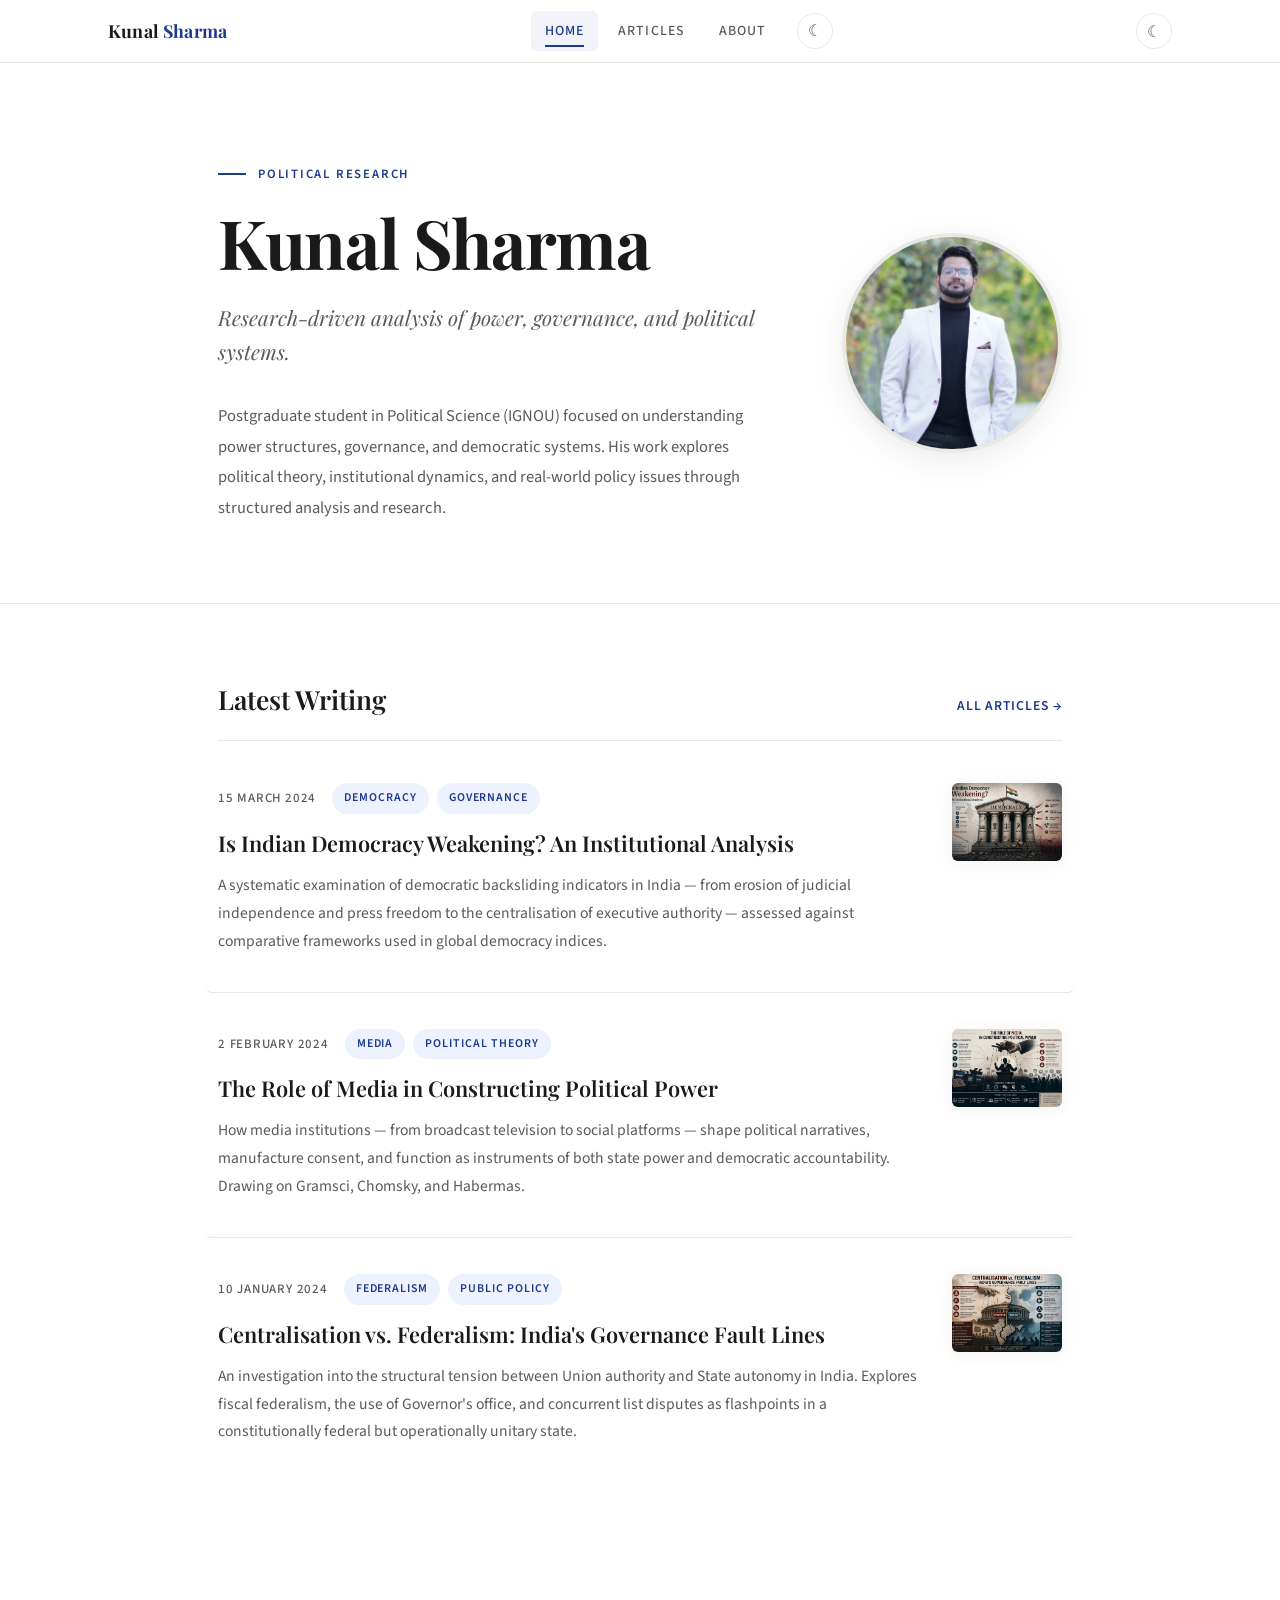
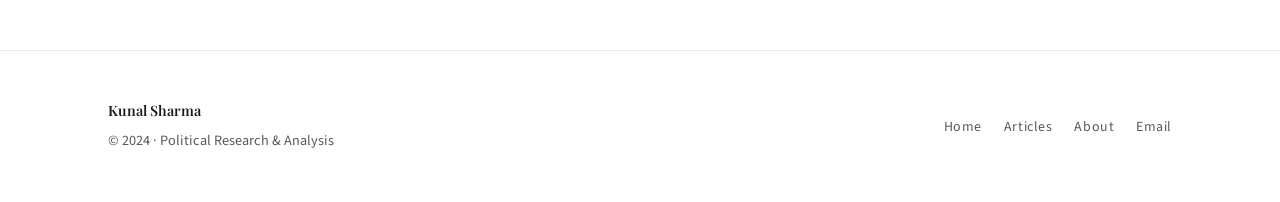
<file: index.html>
<!DOCTYPE html>
<html lang="en" data-theme="light">
<head>
  <meta charset="UTF-8" />
  <meta name="viewport" content="width=device-width, initial-scale=1.0" />
  <title>Kunal Sharma — Political Research</title>
  <meta name="description" content="Research-driven analysis of power, governance, and political systems by Kunal Sharma." />
  <link rel="stylesheet" href="css/style.css" />
  <script>
    /* Prevent flash of wrong theme */
    (function(){var t=localStorage.getItem('ks-theme');if(t)document.documentElement.setAttribute('data-theme',t);})();
  </script>
</head>
<body>
 
<!-- ── HEADER ───────────────────────────────────── -->
<header>
  <div class="container--wide">
    <div class="nav-inner">
      <a href="index.html" class="nav-logo">Kunal <span>Sharma</span></a>

      <nav class="desktop-nav" aria-label="Main navigation">
        <a href="index.html">Home</a>
        <a href="articles.html">Articles</a>
        <a href="about.html">About</a>
        <button id="theme-toggle" aria-label="Toggle dark mode">☾</button>
      </nav>

      <div style="display:flex;align-items:center;gap:10px;">
        <button class="hamburger" aria-expanded="false" aria-label="Open menu">☰</button>
      </div>
    </div>
  </div>
  <div class="container--wide">
    <nav class="mobile-nav" aria-label="Mobile navigation">
      <a href="index.html">Home</a>
      <a href="articles.html">Articles</a>
      <a href="about.html">About</a>
    </nav>
  </div>
</header>

<main>

  <!-- ── HERO ────────────────────────────────────── -->
  <section class="hero">
    <div class="container">
      <div class="hero-grid">
        <div class="hero-text">
          <p class="hero-eyebrow">Political Research</p>
          <h1 class="hero-name">Kunal Sharma</h1>
          <p class="hero-tagline">Research-driven analysis of power, governance, and political systems.</p>
          <p class="hero-bio">
            Postgraduate student in Political Science (IGNOU) focused on understanding power structures,
            governance, and democratic systems. His work explores political theory, institutional dynamics,
            and real-world policy issues through structured analysis and research.
          </p>
        </div>
        <div class="hero-image-wrap" aria-hidden="true">
          <img src="images/Photo.jpg" alt="Kunal Sharma"
               onerror="this.parentNode.innerHTML='<div class=\'hero-image-placeholder\'>KS</div>'" />
        </div>
      </div>
    </div>
  </section>

  <!-- ── LATEST ARTICLES ──────────────────────────── -->
  <section class="latest-articles">
    <div class="container">
      <div class="section-header">
        <h2 class="section-title">Latest Writing</h2>
        <a href="articles.html" class="section-link">All Articles →</a>
      </div>

      <div class="article-card-list">

        <!-- Card 1 -->
        <a href="articles/article1.html" class="article-card">
          <div class="article-card-content">
            <div class="article-card-meta">
              <span class="article-card-date">15 March 2024</span>
              <div class="tags">
                <span class="tag">Democracy</span>
                <span class="tag">Governance</span>
              </div>
            </div>
            <h3 class="article-card-title">Is Indian Democracy Weakening? An Institutional Analysis</h3>
            <p class="article-card-summary">
              A systematic examination of democratic backsliding indicators in India — from erosion of
              judicial independence and press freedom to the centralisation of executive authority — assessed
              against comparative frameworks used in global democracy indices.
            </p>
          </div>
          <div class="article-card-thumb">
            <img src="images/article1.jpg" alt="Indian Democracy"
                 onerror="this.parentNode.innerHTML='<div class=\'article-card-thumb-placeholder\'>🏛</div>'" />
          </div>
        </a>

        <!-- Card 2 -->
        <a href="articles/article2.html" class="article-card">
          <div class="article-card-content">
            <div class="article-card-meta">
              <span class="article-card-date">2 February 2024</span>
              <div class="tags">
                <span class="tag">Media</span>
                <span class="tag">Political Theory</span>
              </div>
            </div>
            <h3 class="article-card-title">The Role of Media in Constructing Political Power</h3>
            <p class="article-card-summary">
              How media institutions — from broadcast television to social platforms — shape political
              narratives, manufacture consent, and function as instruments of both state power and
              democratic accountability. Drawing on Gramsci, Chomsky, and Habermas.
            </p>
          </div>
          <div class="article-card-thumb">
            <img src="images/article2.jpg" alt="Media and Power"
                 onerror="this.parentNode.innerHTML='<div class=\'article-card-thumb-placeholder\'>📡</div>'" />
          </div>
        </a>

        <!-- Card 3 -->
        <a href="articles/article3.html" class="article-card">
          <div class="article-card-content">
            <div class="article-card-meta">
              <span class="article-card-date">10 January 2024</span>
              <div class="tags">
                <span class="tag">Federalism</span>
                <span class="tag">Public Policy</span>
              </div>
            </div>
            <h3 class="article-card-title">Centralisation vs. Federalism: India's Governance Fault Lines</h3>
            <p class="article-card-summary">
              An investigation into the structural tension between Union authority and State autonomy in
              India. Explores fiscal federalism, the use of Governor's office, and concurrent list disputes
              as flashpoints in a constitutionally federal but operationally unitary state.
            </p>
          </div>
          <div class="article-card-thumb">
            <img src="images/article3.jpg" alt="Federalism in India"
                 onerror="this.parentNode.innerHTML='<div class=\'article-card-thumb-placeholder\'>🗺</div>'" />
          </div>
        </a>

      </div>
    </div>
  </section>

</main>

<!-- ── FOOTER ───────────────────────────────────── -->
<footer>
  <div class="container--wide">
    <div class="footer-inner">
      <div>
        <div class="footer-name">Kunal Sharma</div>
        <div style="margin-top:5px;">© 2024 · Political Research &amp; Analysis</div>
      </div>
      <div class="footer-links">
        <a href="index.html">Home</a>
        <a href="articles.html">Articles</a>
        <a href="about.html">About</a>
        <a href="mailto:kunal2sharma1@gmail.com">Email</a>
      </div>
    </div>
  </div>
</footer>

<script src="js/script.js"></script>
</body>
</html>
</file>
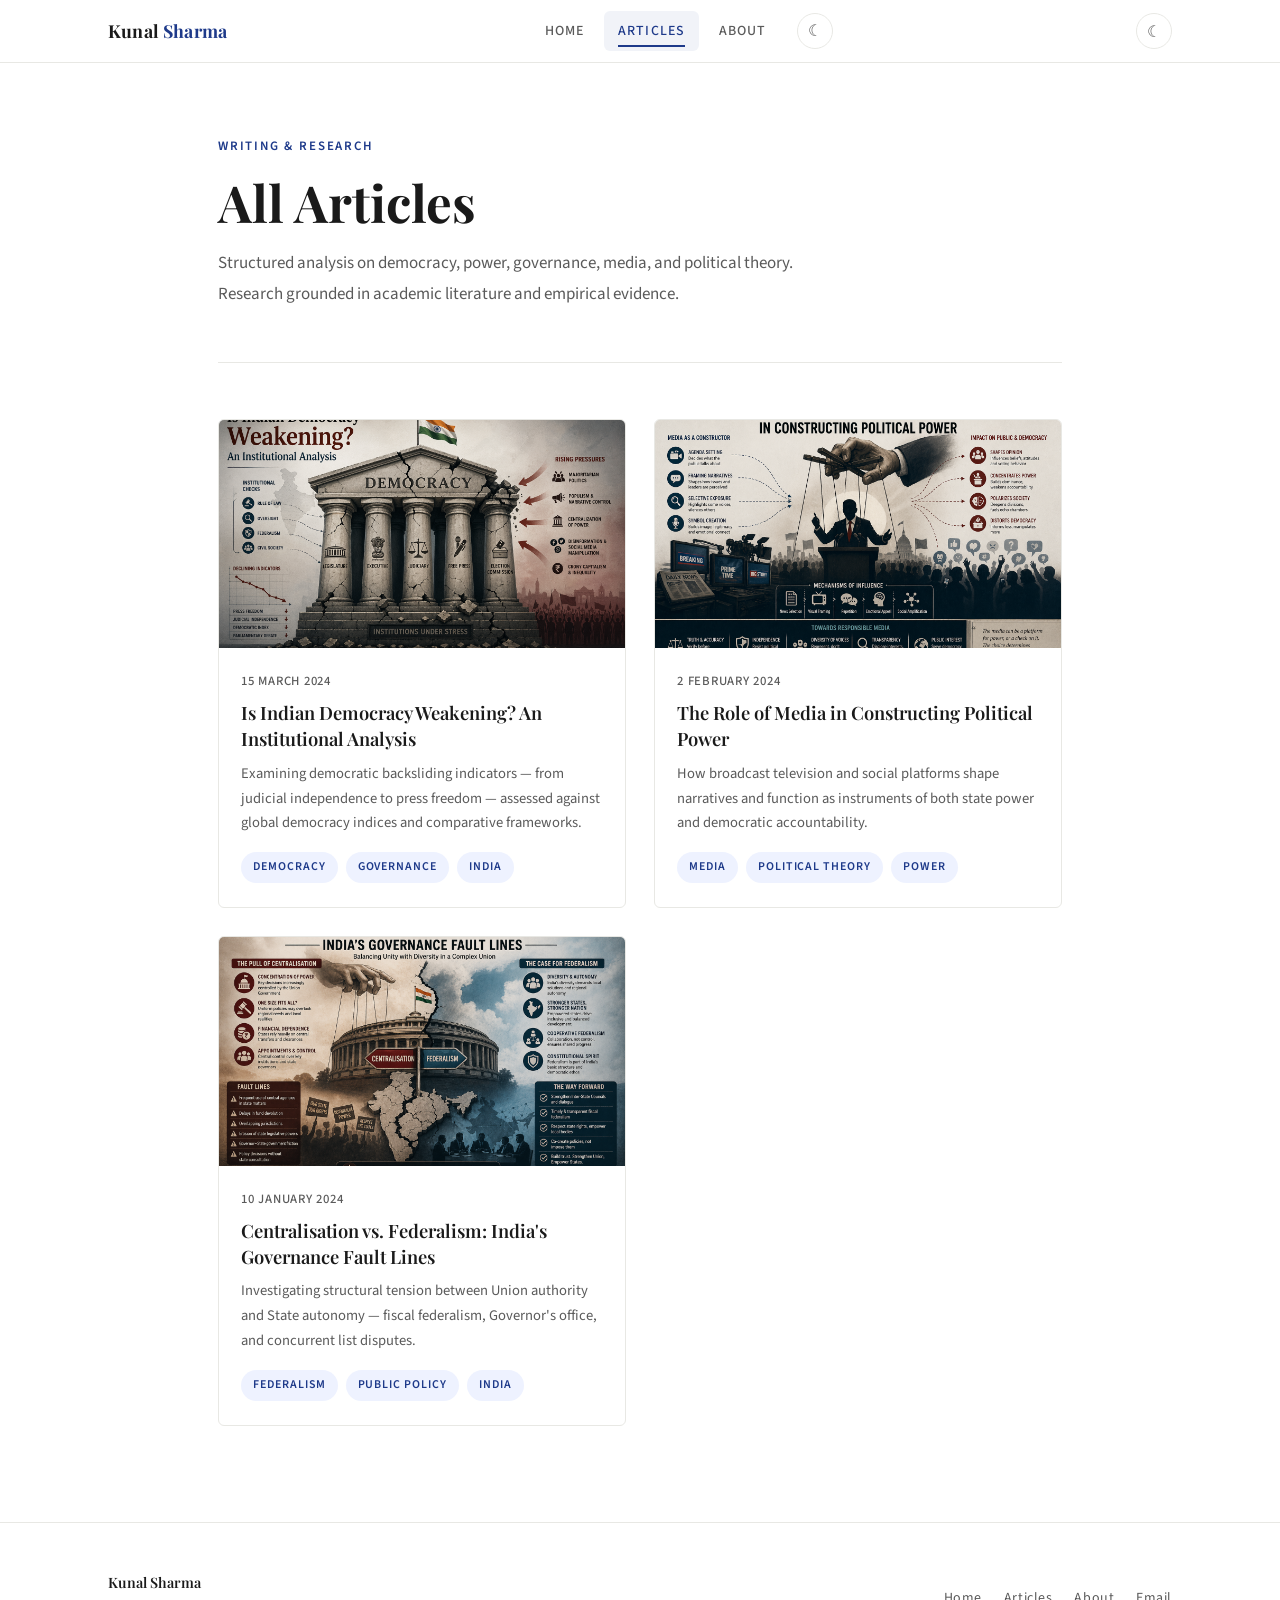
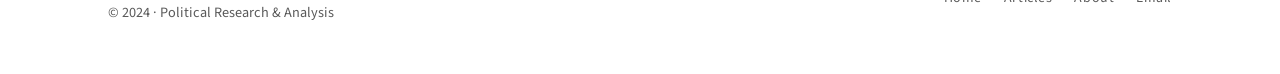
<file: articles.html>
<!DOCTYPE html>
<html lang="en" data-theme="light">
<head>
  <meta charset="UTF-8" />
  <meta name="viewport" content="width=device-width, initial-scale=1.0" />
  <title>Articles — Kunal Sharma</title>
  <meta name="description" content="All articles and research essays by Kunal Sharma on democracy, governance, media, and political theory." />
  <link rel="stylesheet" href="css/style.css" />
  <script>
    (function(){var t=localStorage.getItem('ks-theme');if(t)document.documentElement.setAttribute('data-theme',t);})();
  </script>
</head>
<body>

<header>
  <div class="container--wide">
    <div class="nav-inner">
      <a href="index.html" class="nav-logo">Kunal <span>Sharma</span></a>
      <nav class="desktop-nav" aria-label="Main navigation">
        <a href="index.html">Home</a>
        <a href="articles.html">Articles</a>
        <a href="about.html">About</a>
        <button id="theme-toggle" aria-label="Toggle dark mode">☾</button>
      </nav>
      <div style="display:flex;align-items:center;gap:10px;">
        <button class="hamburger" aria-expanded="false" aria-label="Open menu">☰</button>
      </div>
    </div>
  </div>
  <div class="container--wide">
    <nav class="mobile-nav" aria-label="Mobile navigation">
      <a href="index.html">Home</a>
      <a href="articles.html">Articles</a>
      <a href="about.html">About</a>
    </nav>
  </div>
</header>

<main>
  <div class="container">

    <div class="page-header">
      <p class="page-header-eyebrow">Writing &amp; Research</p>
      <h1 class="page-header-title">All Articles</h1>
      <p class="page-header-desc">
        Structured analysis on democracy, power, governance, media, and political theory.
        Research grounded in academic literature and empirical evidence.
      </p>
    </div>

    <div class="articles-grid">

      <!-- Article 1 -->
      <a href="articles/article1.html" class="article-tile">
        <div class="article-tile-img">
          <img src="images/article1.jpg" alt="Indian Democracy"
               onerror="this.parentNode.innerHTML='<div class=\'article-tile-img-placeholder\'>🏛</div>'" />
        </div>
        <div class="article-tile-body">
          <p class="article-tile-date">15 March 2024</p>
          <h2 class="article-tile-title">Is Indian Democracy Weakening? An Institutional Analysis</h2>
          <p class="article-tile-summary">
            Examining democratic backsliding indicators — from judicial independence to press freedom —
            assessed against global democracy indices and comparative frameworks.
          </p>
          <div class="tags">
            <span class="tag">Democracy</span>
            <span class="tag">Governance</span>
            <span class="tag">India</span>
          </div>
        </div>
      </a>

      <!-- Article 2 -->
      <a href="articles/article2.html" class="article-tile">
        <div class="article-tile-img">
          <img src="images/article2.jpg" alt="Media and Power"
               onerror="this.parentNode.innerHTML='<div class=\'article-tile-img-placeholder\'>📡</div>'" />
        </div>
        <div class="article-tile-body">
          <p class="article-tile-date">2 February 2024</p>
          <h2 class="article-tile-title">The Role of Media in Constructing Political Power</h2>
          <p class="article-tile-summary">
            How broadcast television and social platforms shape narratives and function as instruments
            of both state power and democratic accountability.
          </p>
          <div class="tags">
            <span class="tag">Media</span>
            <span class="tag">Political Theory</span>
            <span class="tag">Power</span>
          </div>
        </div>
      </a>

      <!-- Article 3 -->
      <a href="articles/article3.html" class="article-tile">
        <div class="article-tile-img">
          <img src="images/article3.jpg" alt="Federalism in India"
               onerror="this.parentNode.innerHTML='<div class=\'article-tile-img-placeholder\'>🗺</div>'" />
        </div>
        <div class="article-tile-body">
          <p class="article-tile-date">10 January 2024</p>
          <h2 class="article-tile-title">Centralisation vs. Federalism: India's Governance Fault Lines</h2>
          <p class="article-tile-summary">
            Investigating structural tension between Union authority and State autonomy — fiscal federalism,
            Governor's office, and concurrent list disputes.
          </p>
          <div class="tags">
            <span class="tag">Federalism</span>
            <span class="tag">Public Policy</span>
            <span class="tag">India</span>
          </div>
        </div>
      </a>

    </div>
  </div>
</main>

<footer>
  <div class="container--wide">
    <div class="footer-inner">
      <div>
        <div class="footer-name">Kunal Sharma</div>
        <div style="margin-top:5px;">© 2024 · Political Research &amp; Analysis</div>
      </div>
      <div class="footer-links">
        <a href="index.html">Home</a>
        <a href="articles.html">Articles</a>
        <a href="about.html">About</a>
        <a href="mailto:kunal2sharma1@gmail.com">Email</a>
      </div>
    </div>
  </div>
</footer>

<script src="js/script.js"></script>
</body>
</html>
</file>
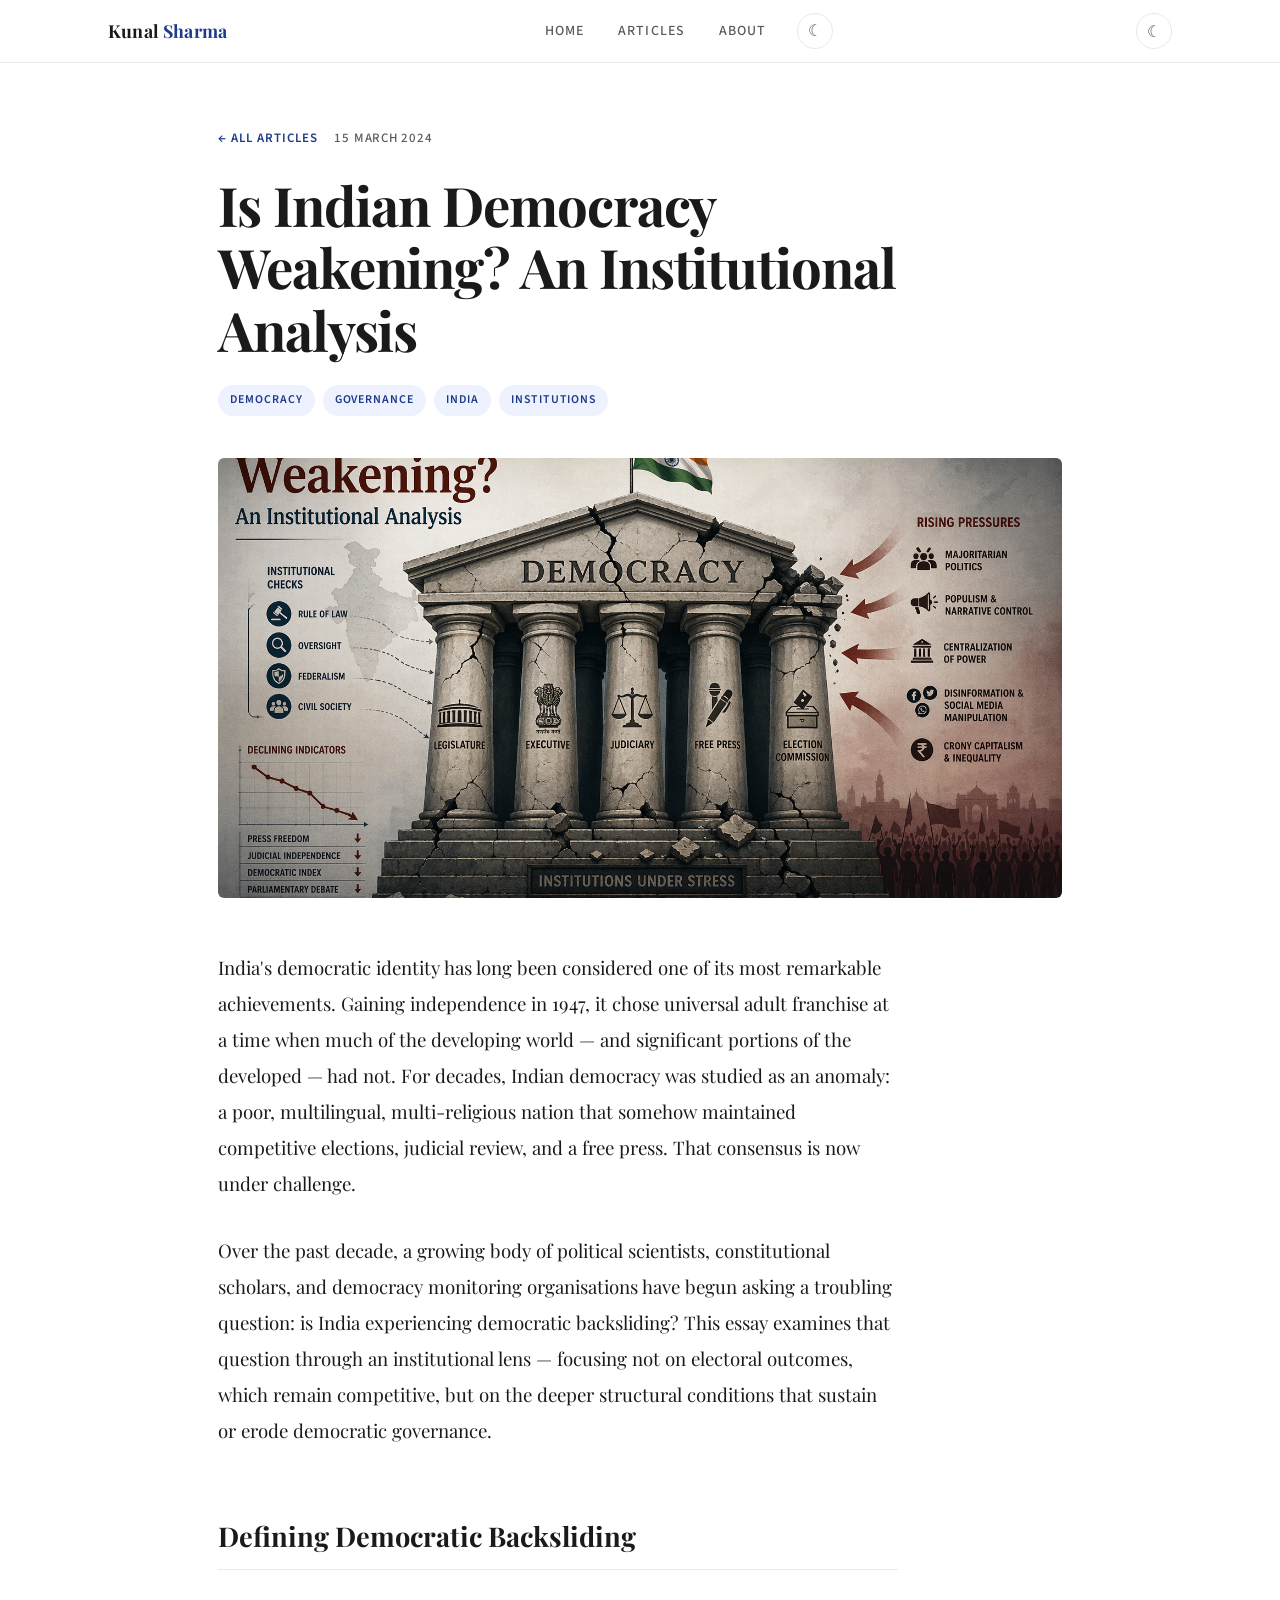
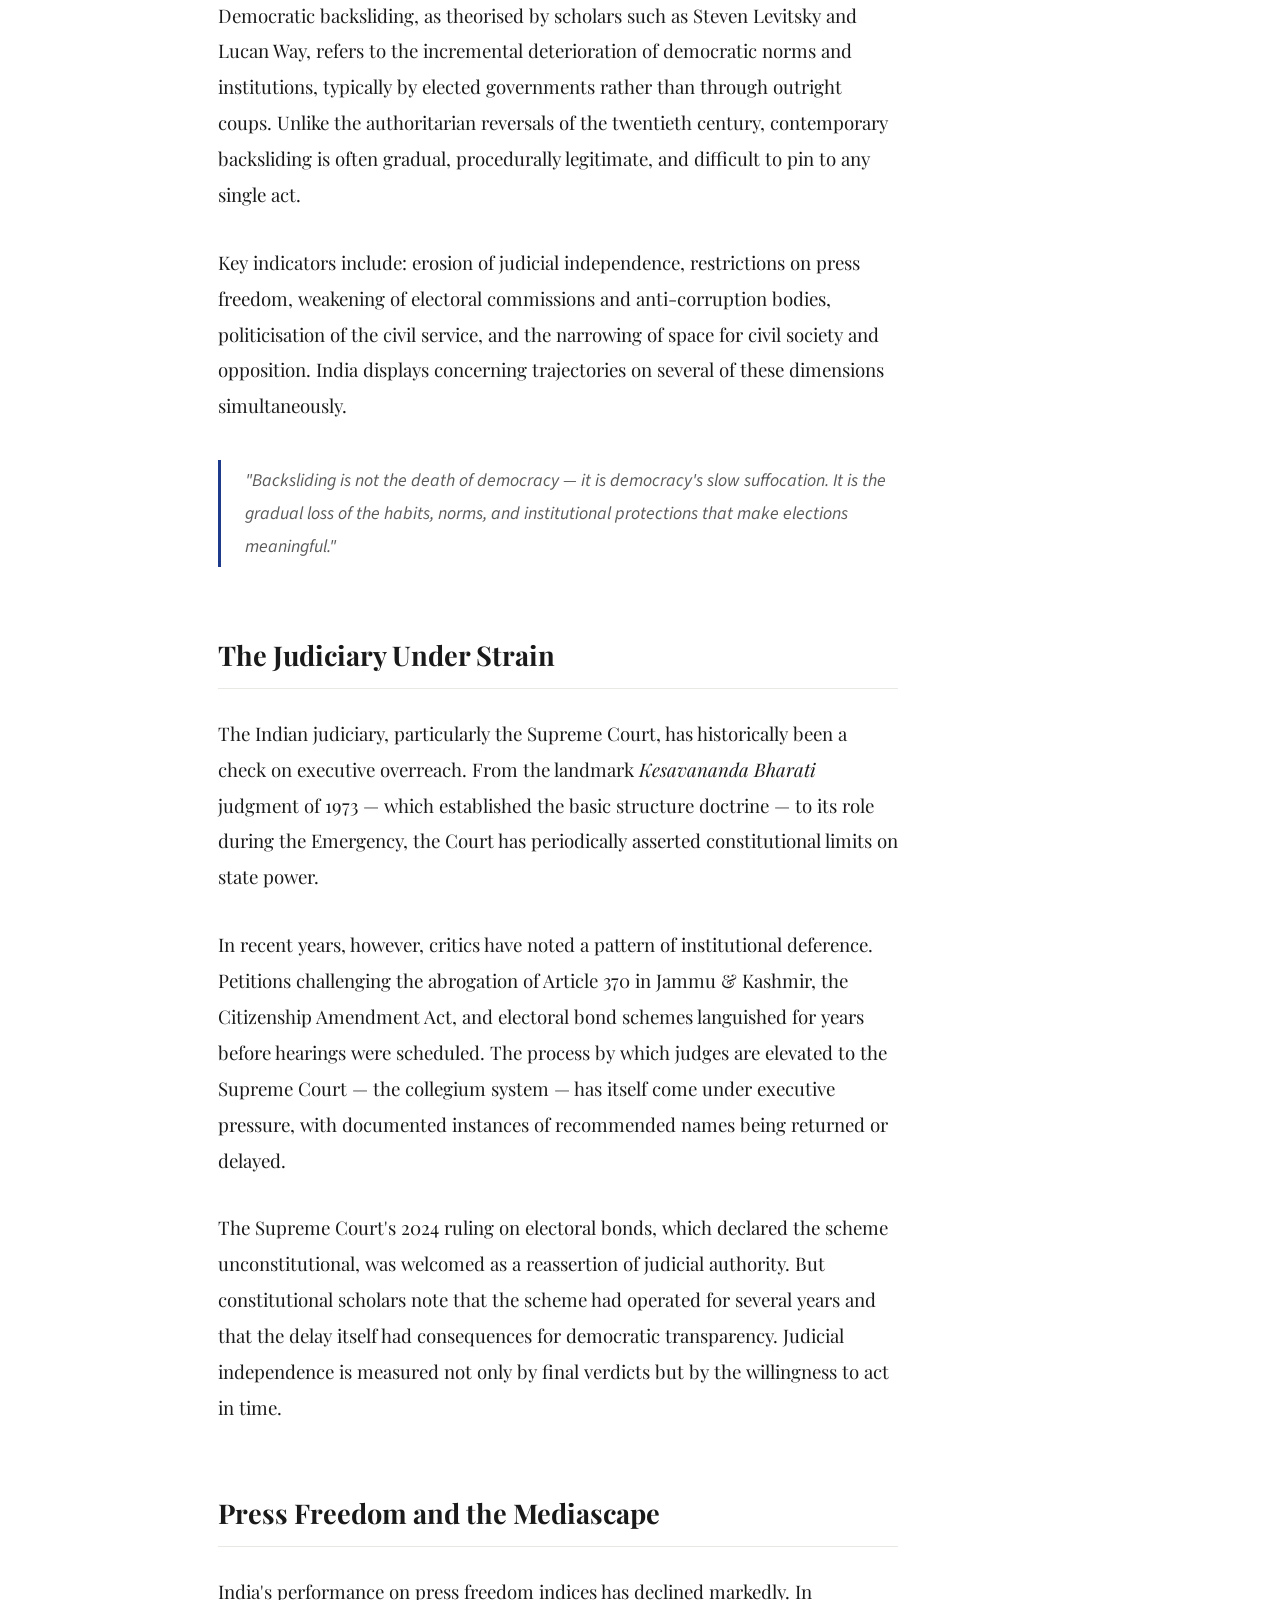
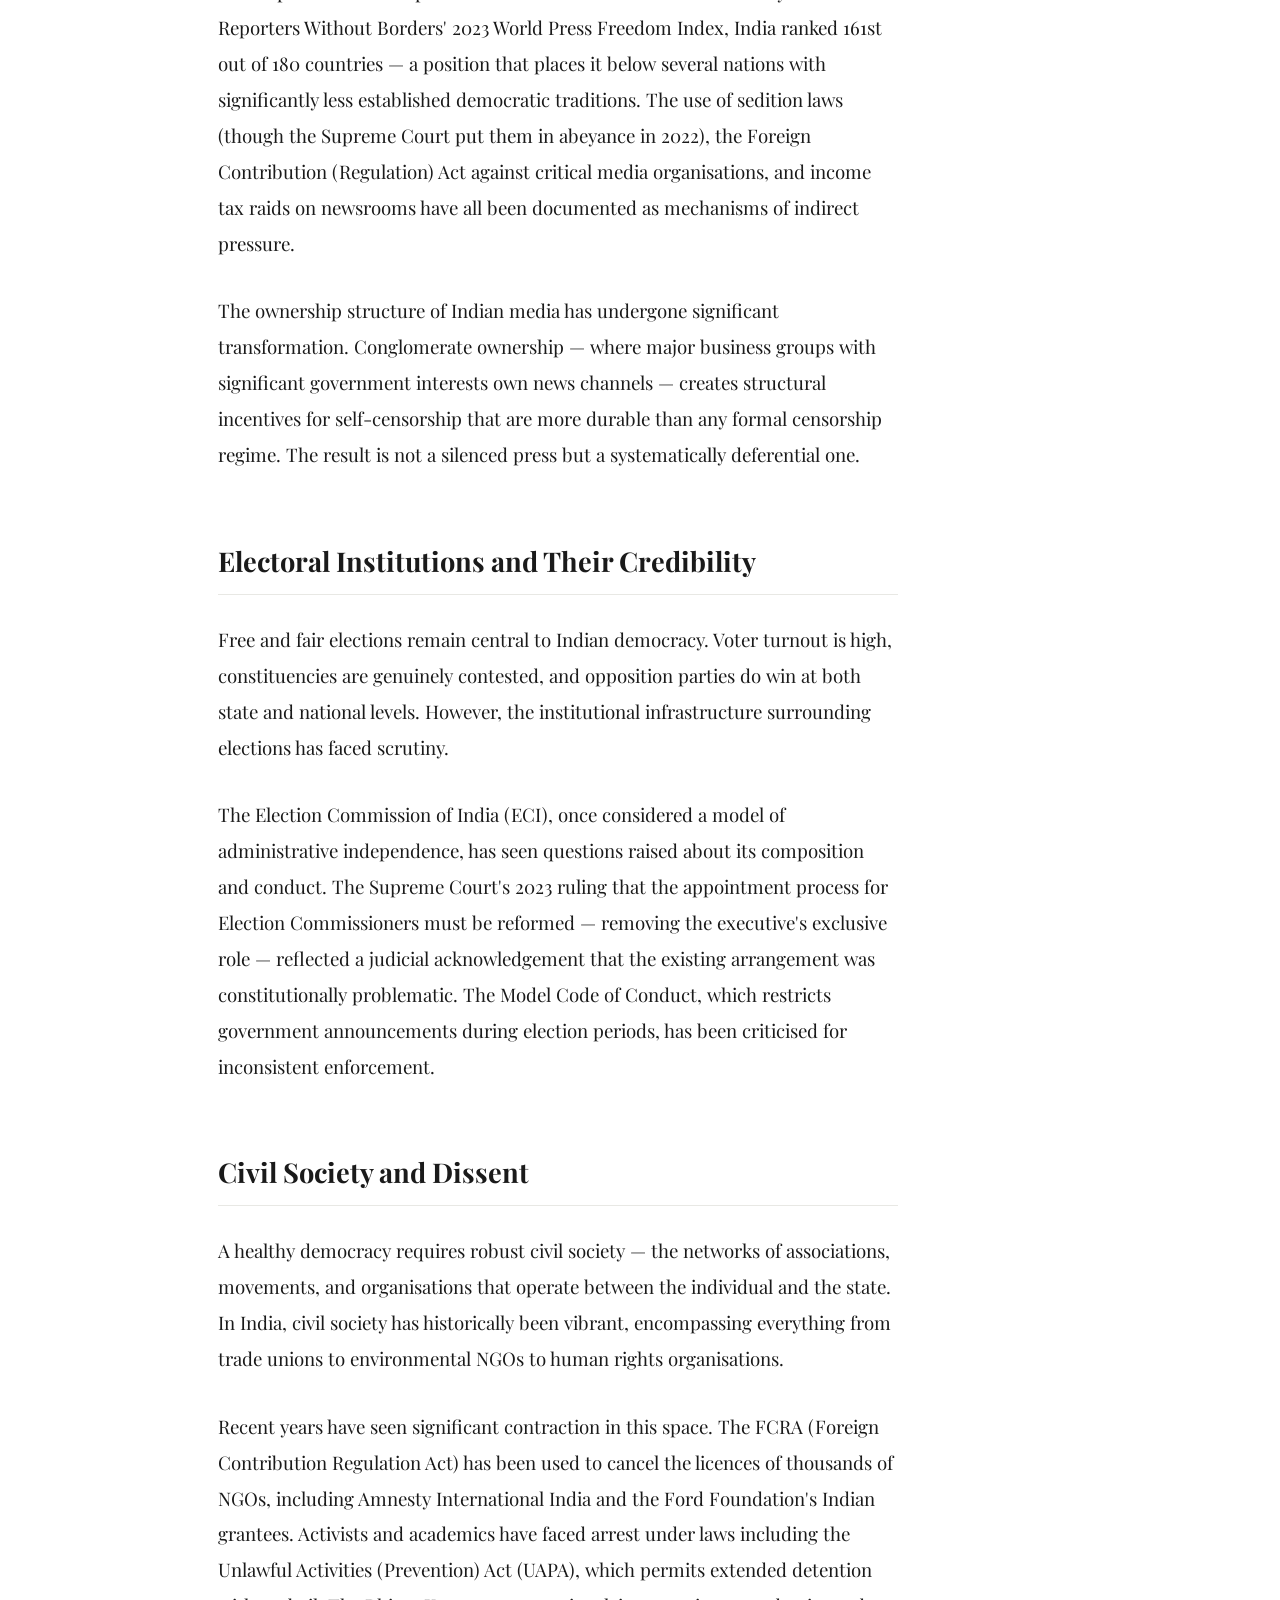
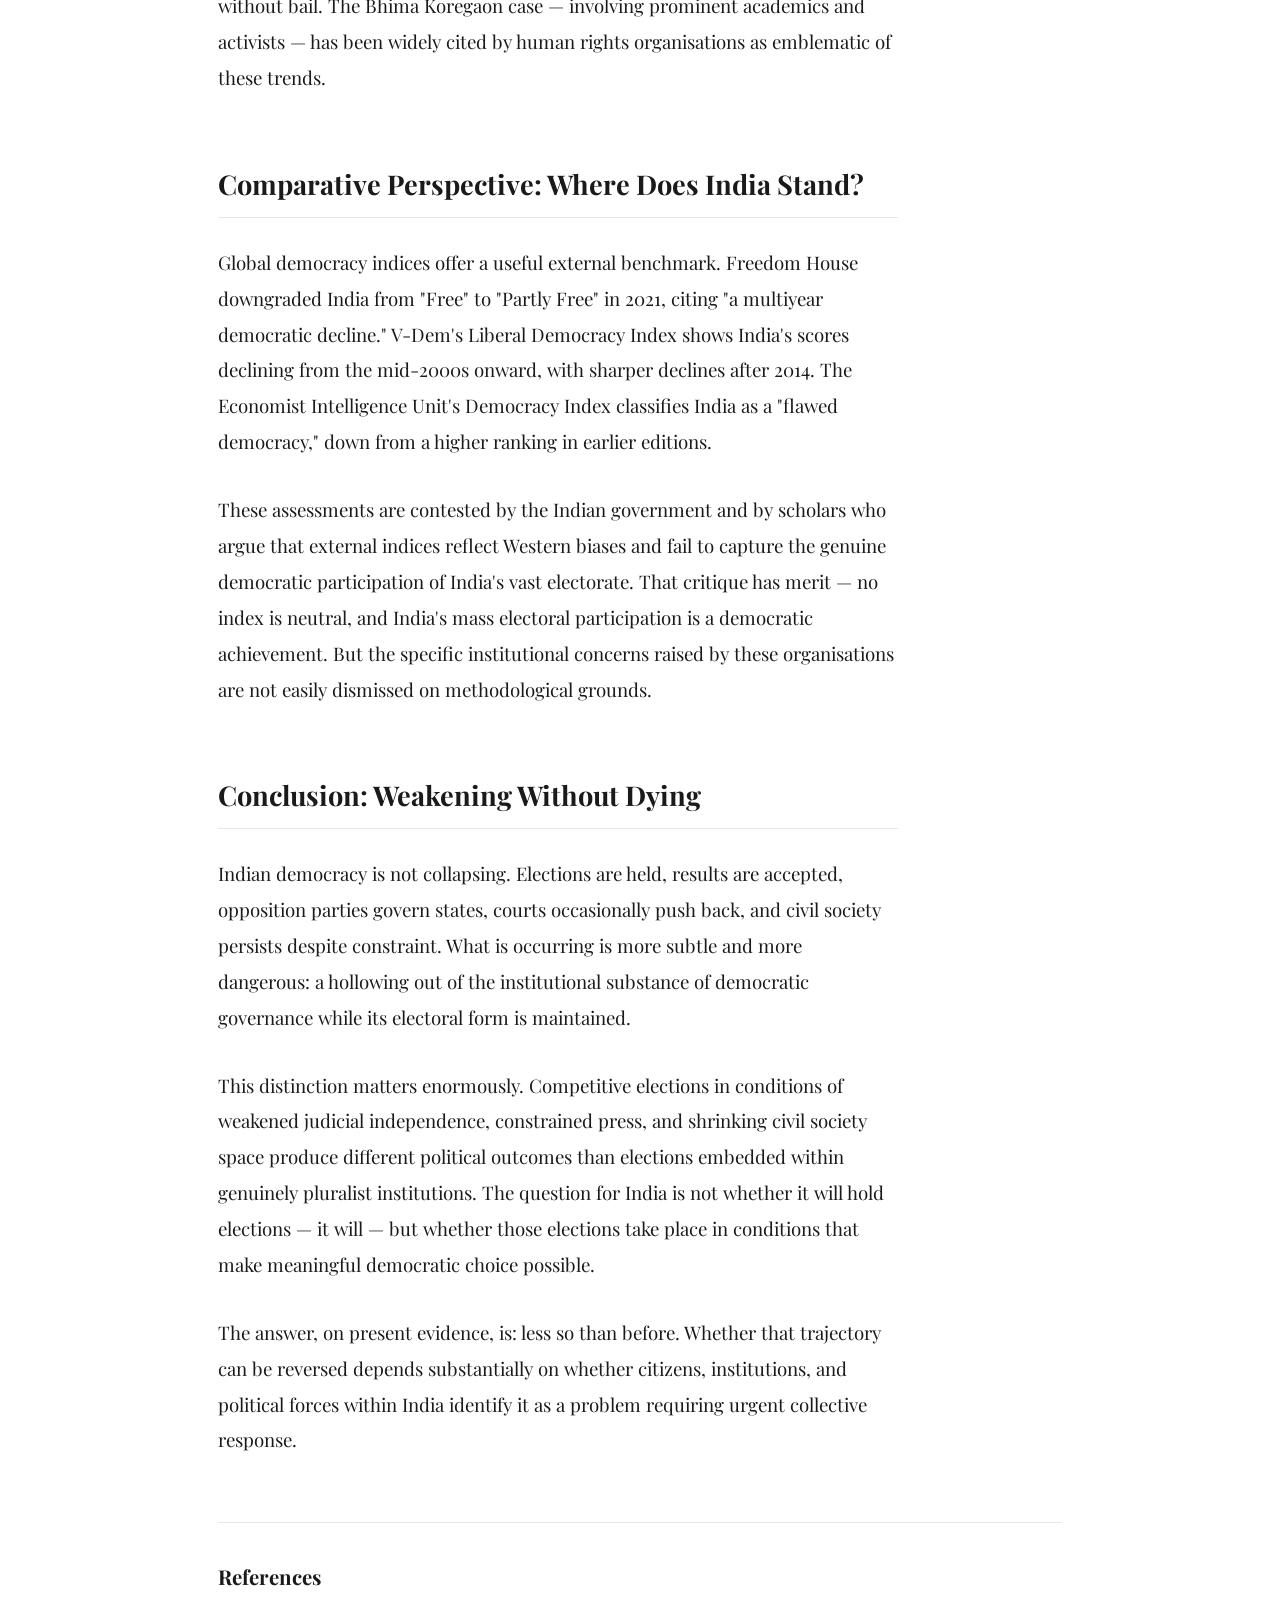
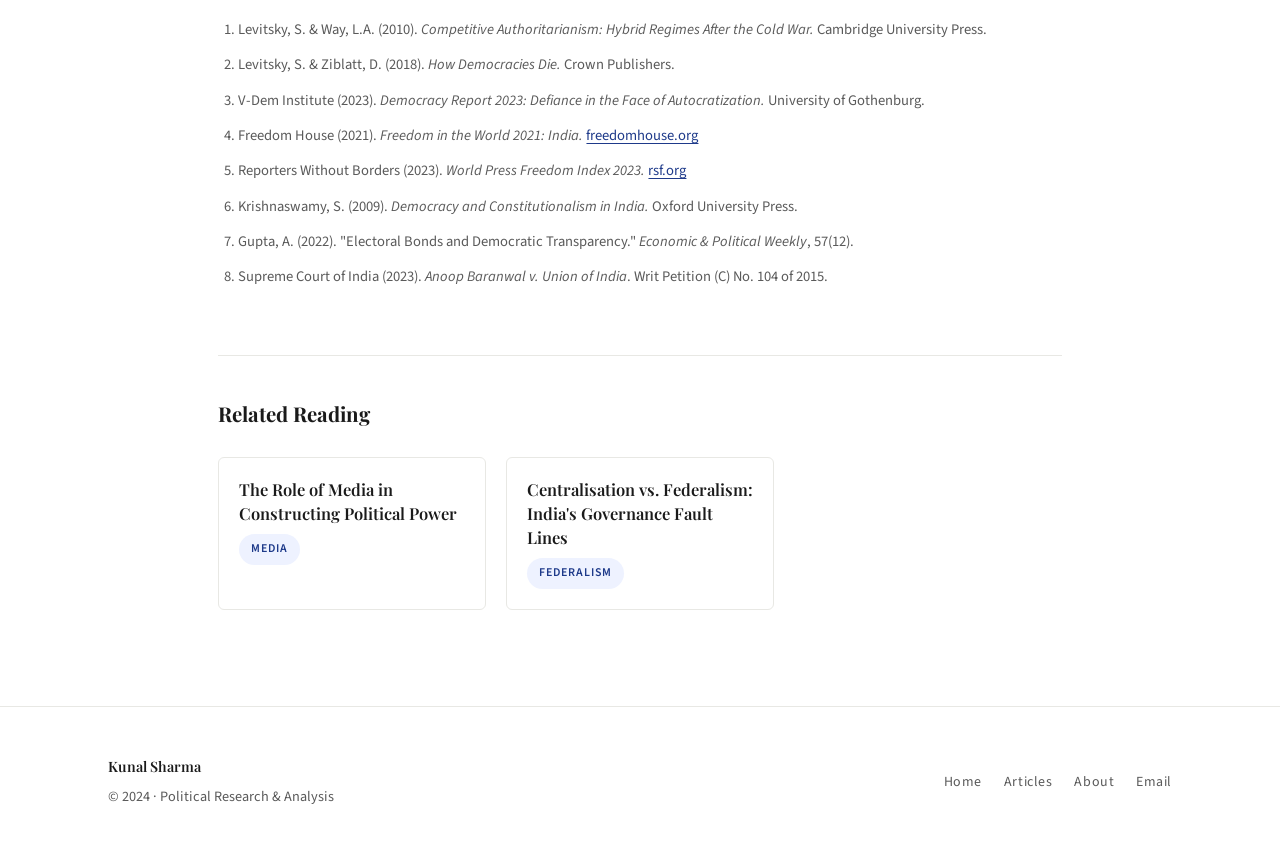
<file: articles/article1.html>
<!DOCTYPE html>
<html lang="en" data-theme="light">
<head>
  <meta charset="UTF-8" />
  <meta name="viewport" content="width=device-width, initial-scale=1.0" />
  <title>Is Indian Democracy Weakening? — Kunal Sharma</title>
  <meta name="description" content="A systematic examination of democratic backsliding indicators in India, assessed against comparative frameworks used in global democracy indices." />
  <link rel="stylesheet" href="../css/style.css" />
  <script>
    (function(){var t=localStorage.getItem('ks-theme');if(t)document.documentElement.setAttribute('data-theme',t);})();
  </script>
</head>
<body>

<header>
  <div class="container--wide">
    <div class="nav-inner">
      <a href="../index.html" class="nav-logo">Kunal <span>Sharma</span></a>
      <nav class="desktop-nav" aria-label="Main navigation">
        <a href="../index.html">Home</a>
        <a href="../articles.html">Articles</a>
        <a href="../about.html">About</a>
        <button id="theme-toggle" aria-label="Toggle dark mode">☾</button>
      </nav>
      <div style="display:flex;align-items:center;gap:10px;">
        <button class="hamburger" aria-expanded="false" aria-label="Open menu">☰</button>
      </div>
    </div>
  </div>
  <div class="container--wide">
    <nav class="mobile-nav" aria-label="Mobile navigation">
      <a href="../index.html">Home</a>
      <a href="../articles.html">Articles</a>
      <a href="../about.html">About</a>
    </nav>
  </div>
</header>

<main>
  <div class="container">

    <!-- Article Header -->
    <div class="article-hero">
      <div class="article-hero-meta">
        <a href="../articles.html" class="article-hero-back">← All Articles</a>
        <span class="article-hero-date">15 March 2024</span>
      </div>

      <h1 class="article-hero-title">Is Indian Democracy Weakening? An Institutional Analysis</h1>

      <div class="article-hero-tags">
        <div class="tags">
          <span class="tag">Democracy</span>
          <span class="tag">Governance</span>
          <span class="tag">India</span>
          <span class="tag">Institutions</span>
        </div>
      </div>
    </div>

    <!-- Featured Image -->
    <div class="article-featured-img">
      <img src="../images/article1.jpg" alt="Indian Parliament"
           onerror="this.style.display='none';document.querySelector('.article-featured-img').innerHTML='<div class=\'article-featured-img-placeholder\'>🏛</div>'" />
    </div>

    <!-- Article Body -->
    <article class="article-body">

      <p>
        India's democratic identity has long been considered one of its most remarkable achievements.
        Gaining independence in 1947, it chose universal adult franchise at a time when much of the
        developing world — and significant portions of the developed — had not. For decades, Indian
        democracy was studied as an anomaly: a poor, multilingual, multi-religious nation that somehow
        maintained competitive elections, judicial review, and a free press. That consensus is now
        under challenge.
      </p>

      <p>
        Over the past decade, a growing body of political scientists, constitutional scholars, and
        democracy monitoring organisations have begun asking a troubling question: is India experiencing
        democratic backsliding? This essay examines that question through an institutional lens —
        focusing not on electoral outcomes, which remain competitive, but on the deeper structural
        conditions that sustain or erode democratic governance.
      </p>

      <h2>Defining Democratic Backsliding</h2>

      <p>
        Democratic backsliding, as theorised by scholars such as Steven Levitsky and Lucan Way, refers
        to the incremental deterioration of democratic norms and institutions, typically by elected
        governments rather than through outright coups. Unlike the authoritarian reversals of the
        twentieth century, contemporary backsliding is often gradual, procedurally legitimate, and
        difficult to pin to any single act.
      </p>

      <p>
        Key indicators include: erosion of judicial independence, restrictions on press freedom,
        weakening of electoral commissions and anti-corruption bodies, politicisation of the civil
        service, and the narrowing of space for civil society and opposition. India displays concerning
        trajectories on several of these dimensions simultaneously.
      </p>

      <blockquote>
        "Backsliding is not the death of democracy — it is democracy's slow suffocation. It is
        the gradual loss of the habits, norms, and institutional protections that make elections
        meaningful."
      </blockquote>

      <h2>The Judiciary Under Strain</h2>

      <p>
        The Indian judiciary, particularly the Supreme Court, has historically been a check on
        executive overreach. From the landmark <em>Kesavananda Bharati</em> judgment of 1973 — which
        established the basic structure doctrine — to its role during the Emergency, the Court has
        periodically asserted constitutional limits on state power.
      </p>

      <p>
        In recent years, however, critics have noted a pattern of institutional deference. Petitions
        challenging the abrogation of Article 370 in Jammu &amp; Kashmir, the Citizenship Amendment
        Act, and electoral bond schemes languished for years before hearings were scheduled. The
        process by which judges are elevated to the Supreme Court — the collegium system — has itself
        come under executive pressure, with documented instances of recommended names being returned
        or delayed.
      </p>

      <p>
        The Supreme Court's 2024 ruling on electoral bonds, which declared the scheme unconstitutional,
        was welcomed as a reassertion of judicial authority. But constitutional scholars note that
        the scheme had operated for several years and that the delay itself had consequences for
        democratic transparency. Judicial independence is measured not only by final verdicts but
        by the willingness to act in time.
      </p>

      <h2>Press Freedom and the Mediascape</h2>

      <p>
        India's performance on press freedom indices has declined markedly. In Reporters Without
        Borders' 2023 World Press Freedom Index, India ranked 161st out of 180 countries — a position
        that places it below several nations with significantly less established democratic traditions.
        The use of sedition laws (though the Supreme Court put them in abeyance in 2022), the Foreign
        Contribution (Regulation) Act against critical media organisations, and income tax raids on
        newsrooms have all been documented as mechanisms of indirect pressure.
      </p>

      <p>
        The ownership structure of Indian media has undergone significant transformation. Conglomerate
        ownership — where major business groups with significant government interests own news channels
        — creates structural incentives for self-censorship that are more durable than any formal
        censorship regime. The result is not a silenced press but a systematically deferential one.
      </p>

      <h2>Electoral Institutions and Their Credibility</h2>

      <p>
        Free and fair elections remain central to Indian democracy. Voter turnout is high, constituencies
        are genuinely contested, and opposition parties do win at both state and national levels. However,
        the institutional infrastructure surrounding elections has faced scrutiny.
      </p>

      <p>
        The Election Commission of India (ECI), once considered a model of administrative independence,
        has seen questions raised about its composition and conduct. The Supreme Court's 2023 ruling
        that the appointment process for Election Commissioners must be reformed — removing the executive's
        exclusive role — reflected a judicial acknowledgement that the existing arrangement was constitutionally
        problematic. The Model Code of Conduct, which restricts government announcements during election
        periods, has been criticised for inconsistent enforcement.
      </p>

      <h2>Civil Society and Dissent</h2>

      <p>
        A healthy democracy requires robust civil society — the networks of associations, movements,
        and organisations that operate between the individual and the state. In India, civil society
        has historically been vibrant, encompassing everything from trade unions to environmental
        NGOs to human rights organisations.
      </p>

      <p>
        Recent years have seen significant contraction in this space. The FCRA (Foreign Contribution
        Regulation Act) has been used to cancel the licences of thousands of NGOs, including Amnesty
        International India and the Ford Foundation's Indian grantees. Activists and academics have
        faced arrest under laws including the Unlawful Activities (Prevention) Act (UAPA), which
        permits extended detention without bail. The Bhima Koregaon case — involving prominent academics
        and activists — has been widely cited by human rights organisations as emblematic of these trends.
      </p>

      <h2>Comparative Perspective: Where Does India Stand?</h2>

      <p>
        Global democracy indices offer a useful external benchmark. Freedom House downgraded India from
        "Free" to "Partly Free" in 2021, citing "a multiyear democratic decline." V-Dem's Liberal
        Democracy Index shows India's scores declining from the mid-2000s onward, with sharper declines
        after 2014. The Economist Intelligence Unit's Democracy Index classifies India as a "flawed
        democracy," down from a higher ranking in earlier editions.
      </p>

      <p>
        These assessments are contested by the Indian government and by scholars who argue that external
        indices reflect Western biases and fail to capture the genuine democratic participation of
        India's vast electorate. That critique has merit — no index is neutral, and India's mass
        electoral participation is a democratic achievement. But the specific institutional concerns
        raised by these organisations are not easily dismissed on methodological grounds.
      </p>

      <h2>Conclusion: Weakening Without Dying</h2>

      <p>
        Indian democracy is not collapsing. Elections are held, results are accepted, opposition parties
        govern states, courts occasionally push back, and civil society persists despite constraint.
        What is occurring is more subtle and more dangerous: a hollowing out of the institutional
        substance of democratic governance while its electoral form is maintained.
      </p>

      <p>
        This distinction matters enormously. Competitive elections in conditions of weakened judicial
        independence, constrained press, and shrinking civil society space produce different political
        outcomes than elections embedded within genuinely pluralist institutions. The question for India
        is not whether it will hold elections — it will — but whether those elections take place in
        conditions that make meaningful democratic choice possible.
      </p>

      <p>
        The answer, on present evidence, is: less so than before. Whether that trajectory can be
        reversed depends substantially on whether citizens, institutions, and political forces within
        India identify it as a problem requiring urgent collective response.
      </p>

    </article>

    <!-- References -->
    <div class="references">
      <h2 class="references-title">References</h2>
      <ol>
        <li>Levitsky, S. &amp; Way, L.A. (2010). <em>Competitive Authoritarianism: Hybrid Regimes After the Cold War.</em> Cambridge University Press.</li>
        <li>Levitsky, S. &amp; Ziblatt, D. (2018). <em>How Democracies Die.</em> Crown Publishers.</li>
        <li>V-Dem Institute (2023). <em>Democracy Report 2023: Defiance in the Face of Autocratization.</em> University of Gothenburg.</li>
        <li>Freedom House (2021). <em>Freedom in the World 2021: India.</em> <a href="https://freedomhouse.org" target="_blank" rel="noopener">freedomhouse.org</a></li>
        <li>Reporters Without Borders (2023). <em>World Press Freedom Index 2023.</em> <a href="https://rsf.org" target="_blank" rel="noopener">rsf.org</a></li>
        <li>Krishnaswamy, S. (2009). <em>Democracy and Constitutionalism in India.</em> Oxford University Press.</li>
        <li>Gupta, A. (2022). "Electoral Bonds and Democratic Transparency." <em>Economic &amp; Political Weekly</em>, 57(12).</li>
        <li>Supreme Court of India (2023). <em>Anoop Baranwal v. Union of India</em>. Writ Petition (C) No. 104 of 2015.</li>
      </ol>
    </div>

    <!-- Related Articles -->
    <div class="related-articles">
      <h2 class="related-title">Related Reading</h2>
      <div class="related-grid">
        <a href="article2.html" class="related-card">
          <div class="related-card-title">The Role of Media in Constructing Political Power</div>
          <div class="related-card-date tags" style="margin-top:8px;"><span class="tag">Media</span></div>
        </a>
        <a href="article3.html" class="related-card">
          <div class="related-card-title">Centralisation vs. Federalism: India's Governance Fault Lines</div>
          <div class="related-card-date tags" style="margin-top:8px;"><span class="tag">Federalism</span></div>
        </a>
      </div>
    </div>

  </div>
</main>

<footer>
  <div class="container--wide">
    <div class="footer-inner">
      <div>
        <div class="footer-name">Kunal Sharma</div>
        <div style="margin-top:5px;">© 2024 · Political Research &amp; Analysis</div>
      </div>
      <div class="footer-links">
        <a href="../index.html">Home</a>
        <a href="../articles.html">Articles</a>
        <a href="../about.html">About</a>
        <a href="mailto:kunal2sharma1@gmail.com">Email</a>
      </div>
    </div>
  </div>
</footer>

<script src="../js/script.js"></script>
</body>
</html>
</file>
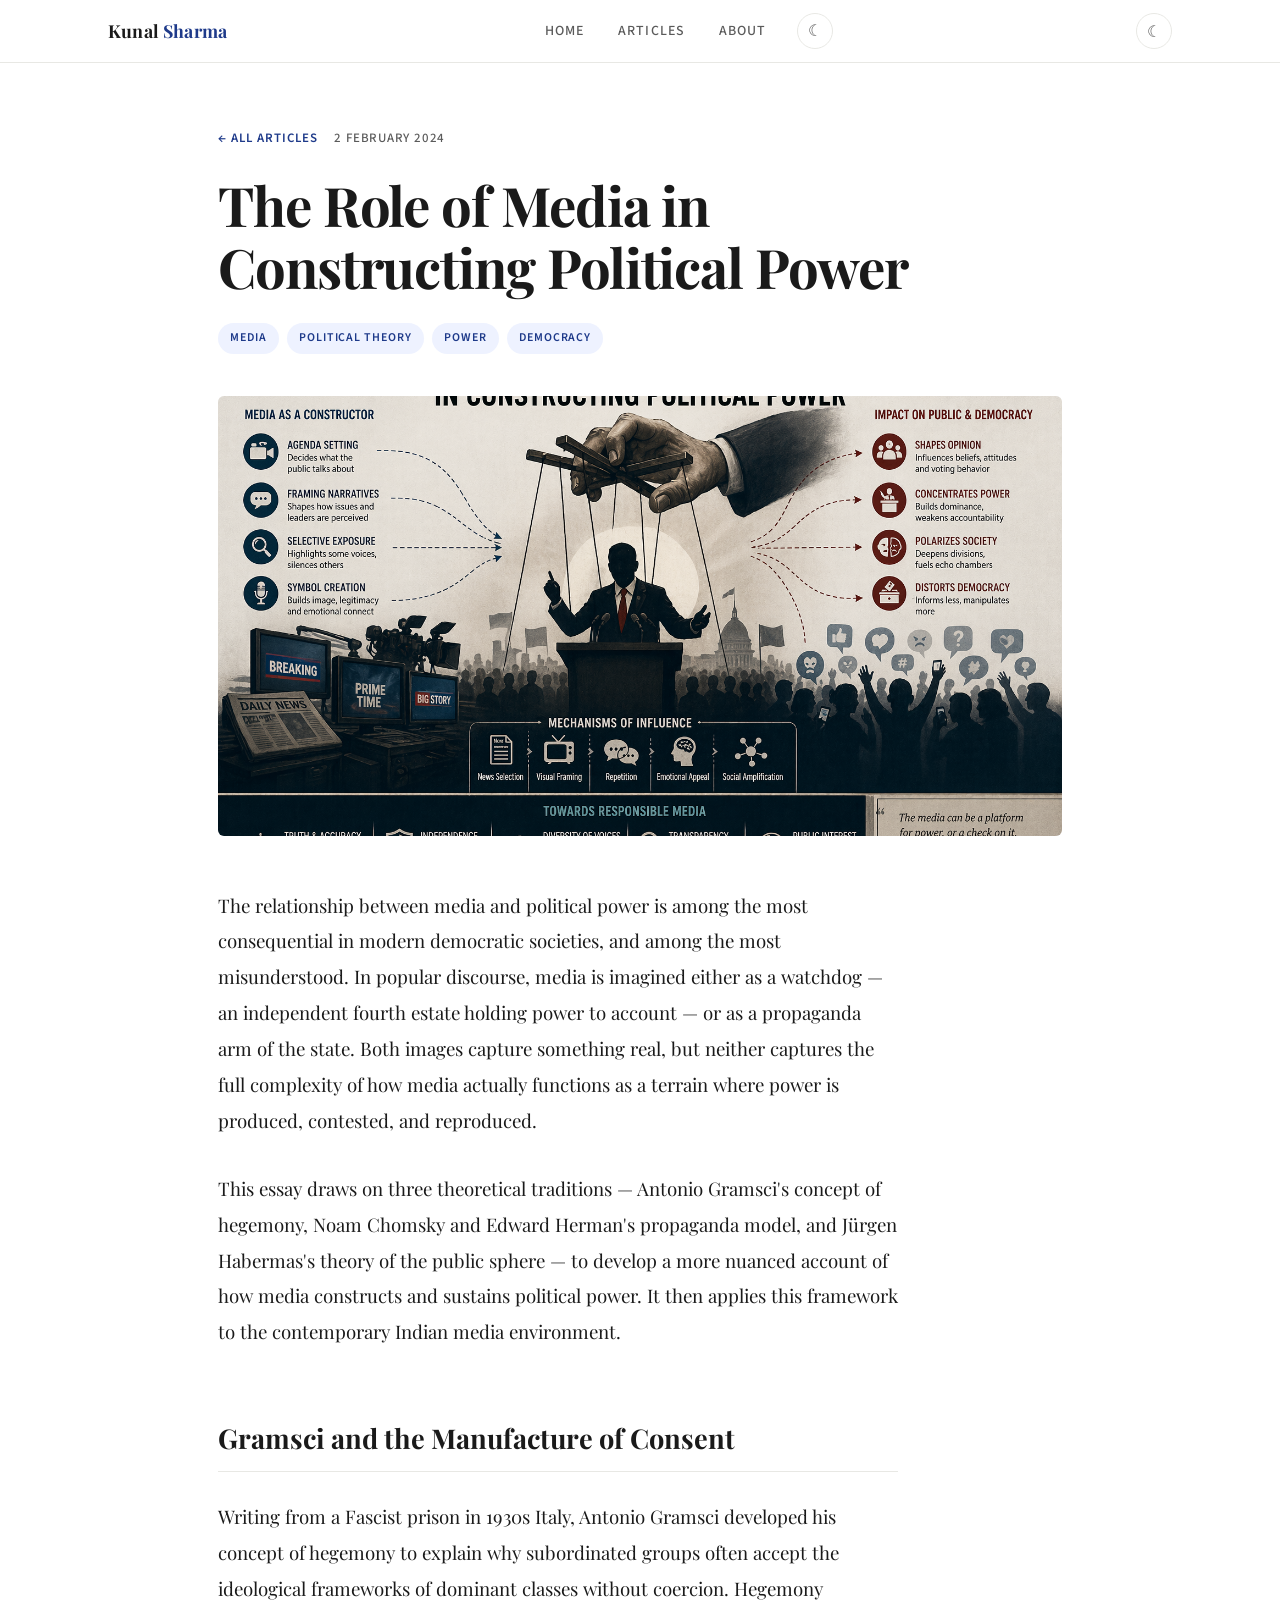
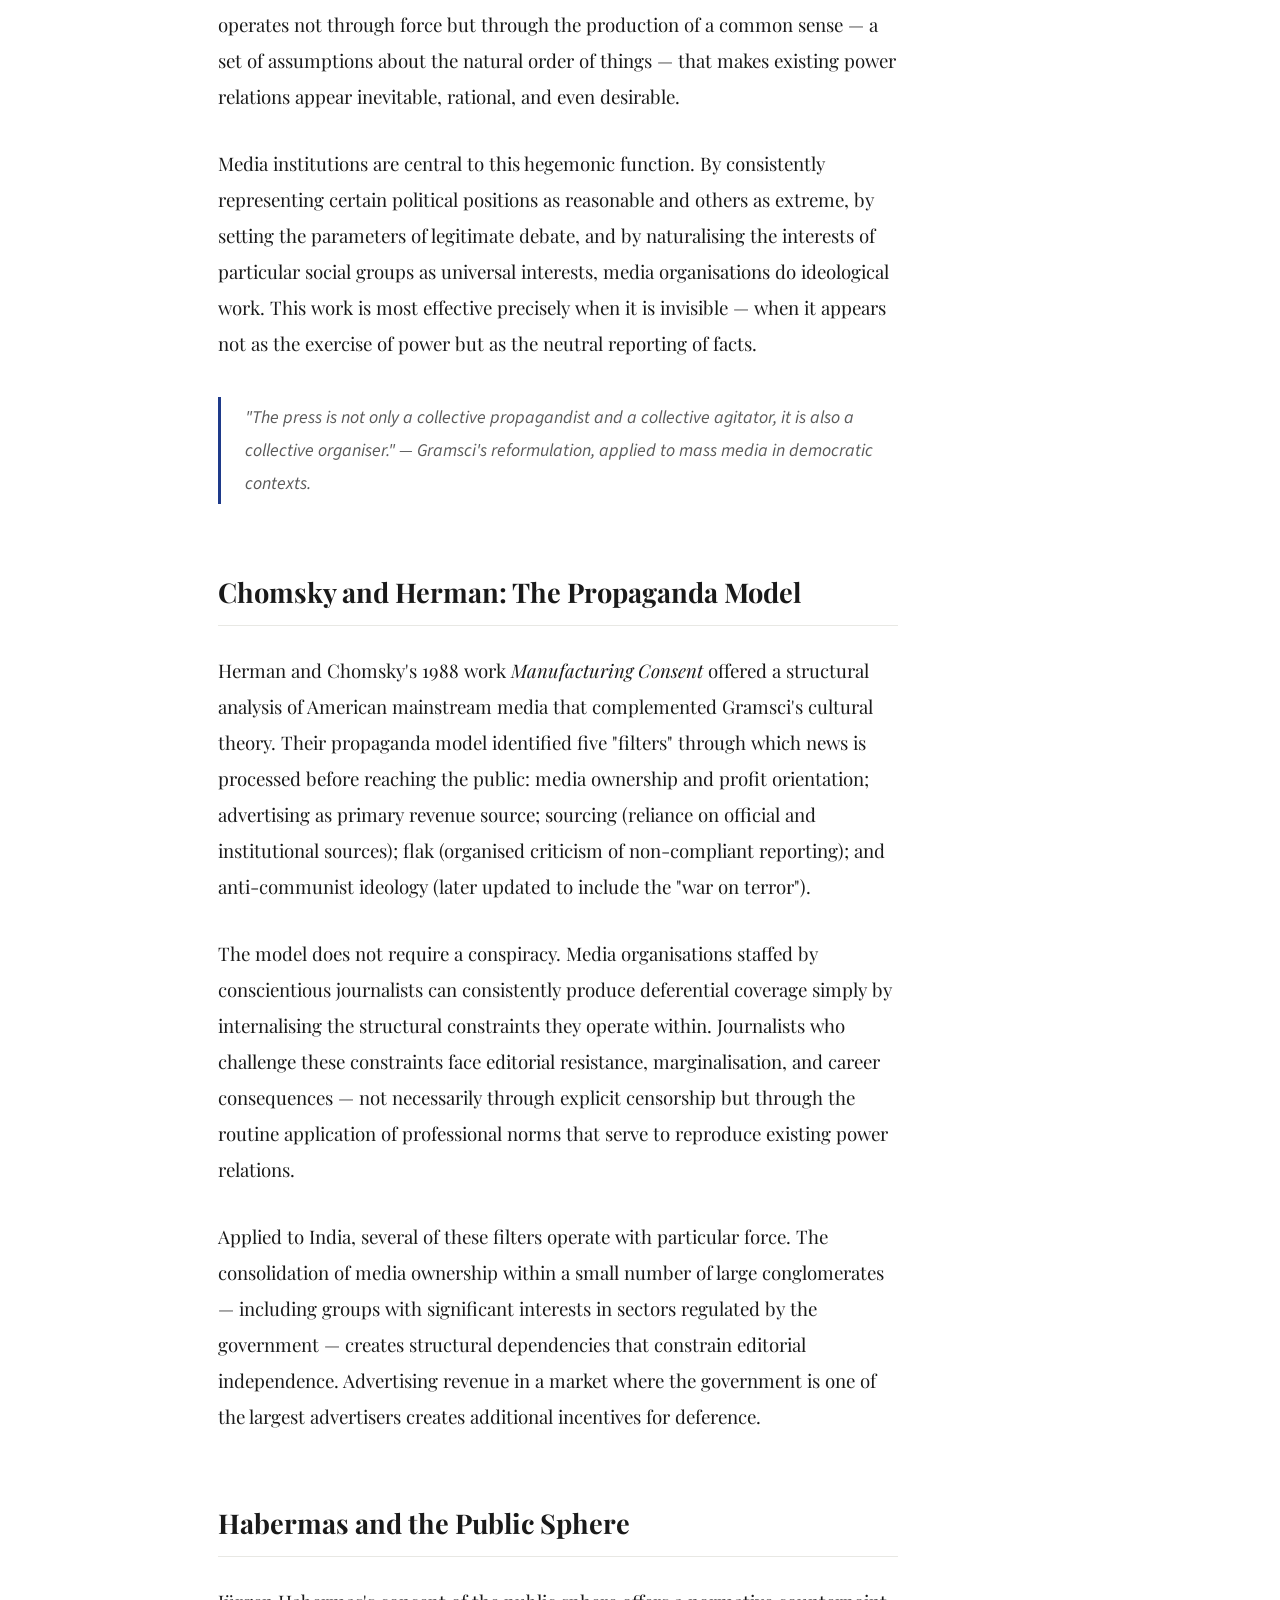
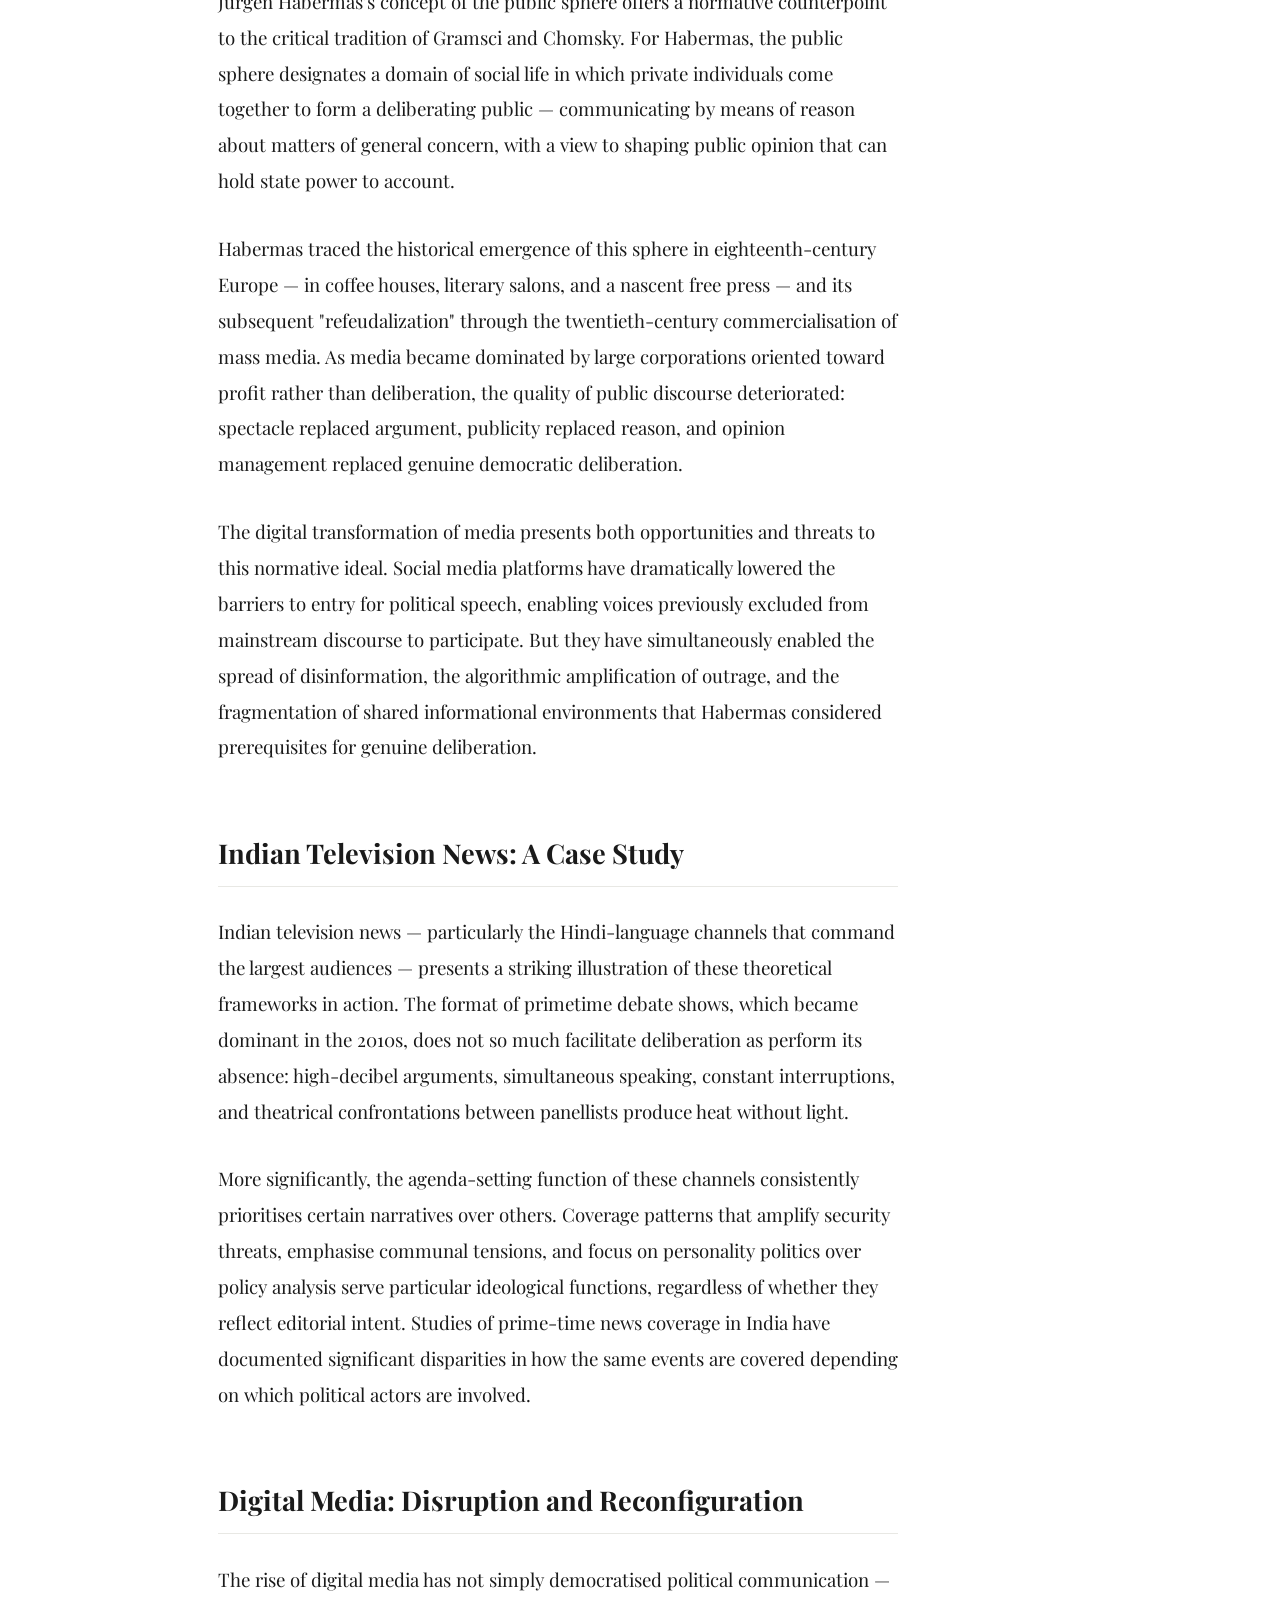
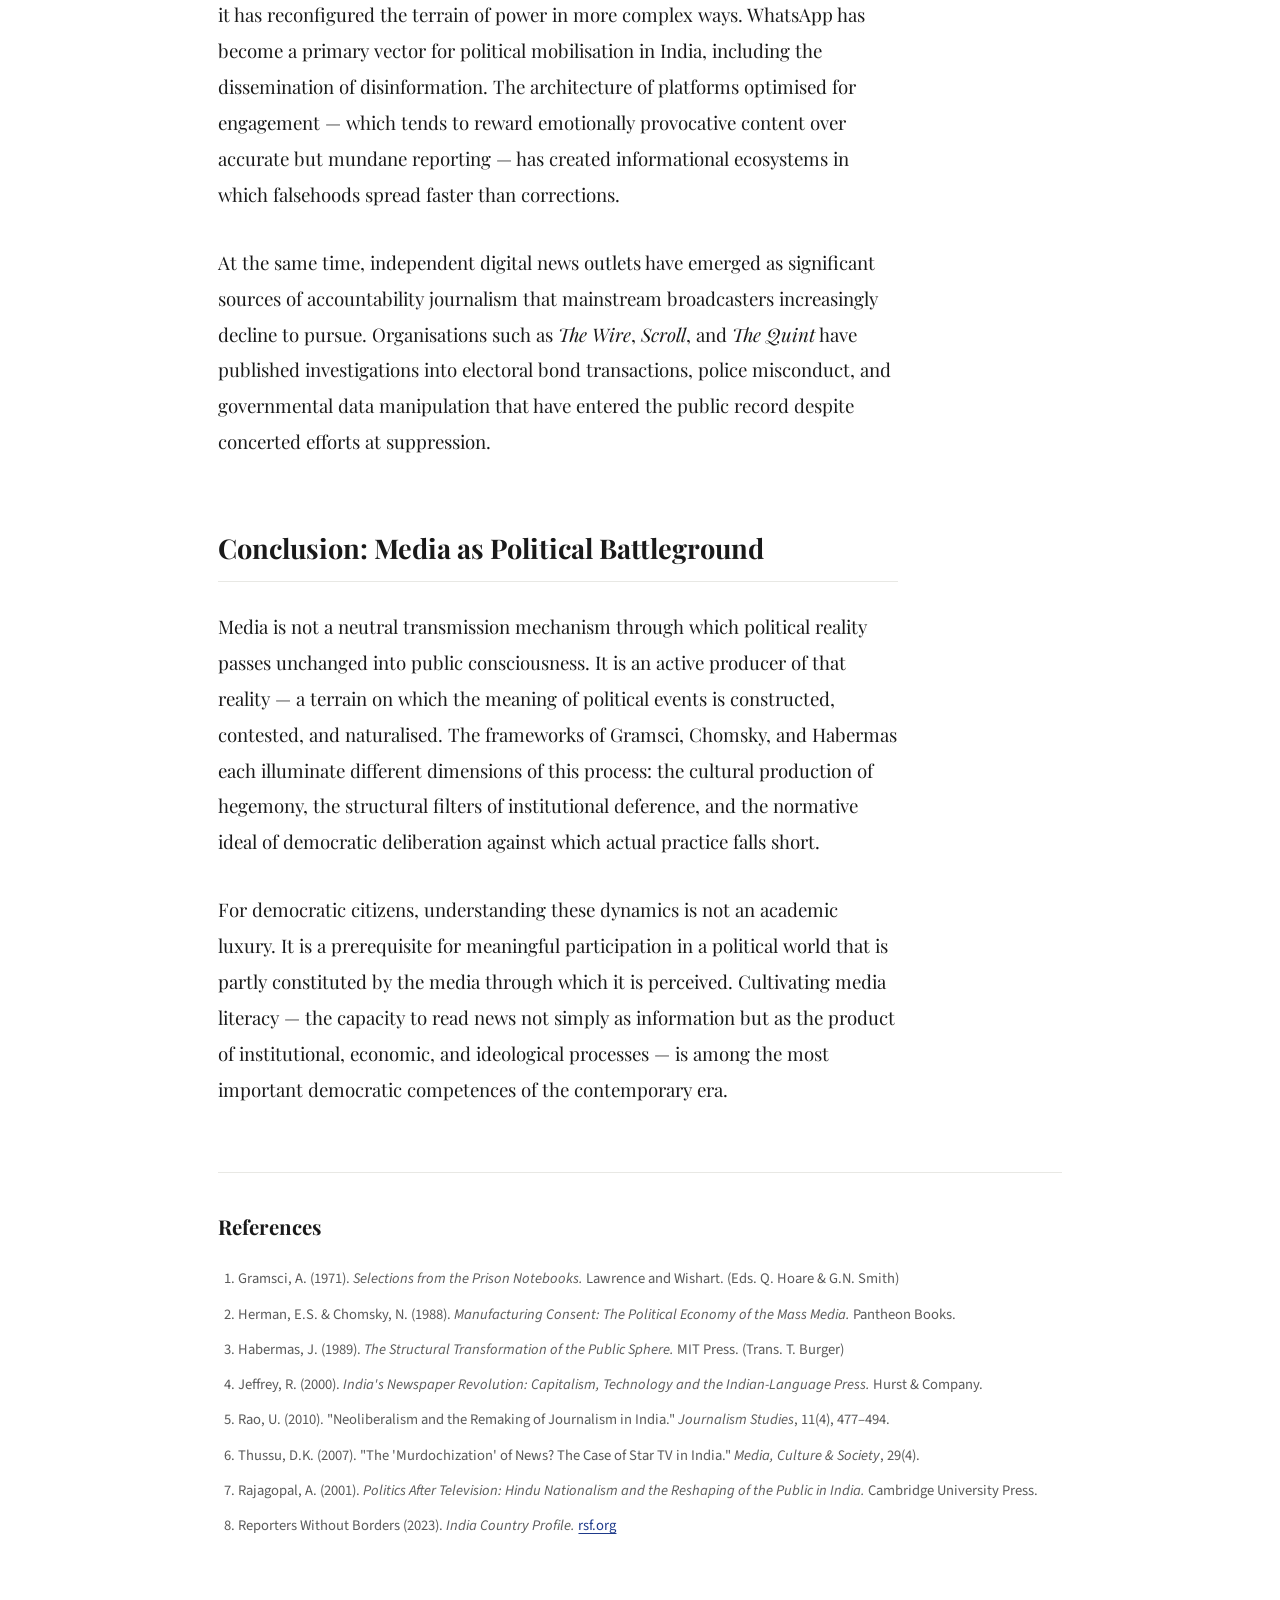
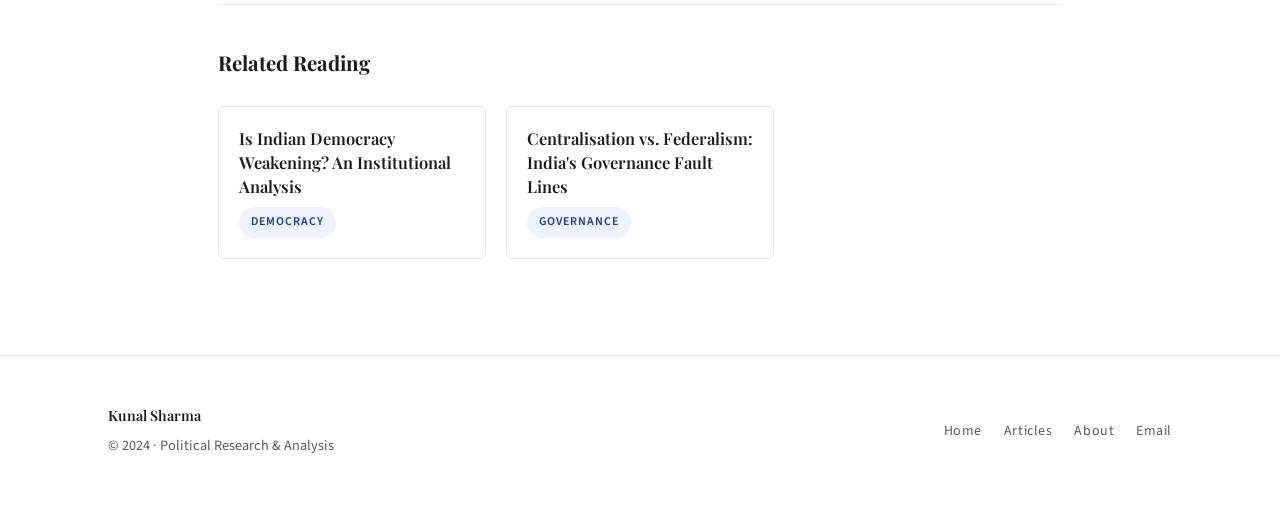
<file: articles/article2.html>
<!DOCTYPE html>
<html lang="en" data-theme="light">
<head>
  <meta charset="UTF-8" />
  <meta name="viewport" content="width=device-width, initial-scale=1.0" />
  <title>The Role of Media in Constructing Political Power — Kunal Sharma</title>
  <meta name="description" content="How media institutions shape political narratives and function as instruments of both state power and democratic accountability." />
  <link rel="stylesheet" href="../css/style.css" />
  <script>
    (function(){var t=localStorage.getItem('ks-theme');if(t)document.documentElement.setAttribute('data-theme',t);})();
  </script>
</head>
<body>

<header>
  <div class="container--wide">
    <div class="nav-inner">
      <a href="../index.html" class="nav-logo">Kunal <span>Sharma</span></a>
      <nav class="desktop-nav" aria-label="Main navigation">
        <a href="../index.html">Home</a>
        <a href="../articles.html">Articles</a>
        <a href="../about.html">About</a>
        <button id="theme-toggle" aria-label="Toggle dark mode">☾</button>
      </nav>
      <div style="display:flex;align-items:center;gap:10px;">
        <button class="hamburger" aria-expanded="false" aria-label="Open menu">☰</button>
      </div>
    </div>
  </div>
  <div class="container--wide">
    <nav class="mobile-nav" aria-label="Mobile navigation">
      <a href="../index.html">Home</a>
      <a href="../articles.html">Articles</a>
      <a href="../about.html">About</a>
    </nav>
  </div>
</header>

<main>
  <div class="container">

    <div class="article-hero">
      <div class="article-hero-meta">
        <a href="../articles.html" class="article-hero-back">← All Articles</a>
        <span class="article-hero-date">2 February 2024</span>
      </div>

      <h1 class="article-hero-title">The Role of Media in Constructing Political Power</h1>

      <div class="article-hero-tags">
        <div class="tags">
          <span class="tag">Media</span>
          <span class="tag">Political Theory</span>
          <span class="tag">Power</span>
          <span class="tag">Democracy</span>
        </div>
      </div>
    </div>

    <div class="article-featured-img">
      <img src="../images/article2.jpg" alt="Media and Political Power"
           onerror="this.style.display='none';document.querySelector('.article-featured-img').innerHTML='<div class=\'article-featured-img-placeholder\'>📡</div>'" />
    </div>

    <article class="article-body">

      <p>
        The relationship between media and political power is among the most consequential in modern
        democratic societies, and among the most misunderstood. In popular discourse, media is
        imagined either as a watchdog — an independent fourth estate holding power to account — or
        as a propaganda arm of the state. Both images capture something real, but neither captures
        the full complexity of how media actually functions as a terrain where power is produced,
        contested, and reproduced.
      </p>

      <p>
        This essay draws on three theoretical traditions — Antonio Gramsci's concept of hegemony,
        Noam Chomsky and Edward Herman's propaganda model, and Jürgen Habermas's theory of the
        public sphere — to develop a more nuanced account of how media constructs and sustains
        political power. It then applies this framework to the contemporary Indian media environment.
      </p>

      <h2>Gramsci and the Manufacture of Consent</h2>

      <p>
        Writing from a Fascist prison in 1930s Italy, Antonio Gramsci developed his concept of
        hegemony to explain why subordinated groups often accept the ideological frameworks of
        dominant classes without coercion. Hegemony operates not through force but through the
        production of a common sense — a set of assumptions about the natural order of things —
        that makes existing power relations appear inevitable, rational, and even desirable.
      </p>

      <p>
        Media institutions are central to this hegemonic function. By consistently representing
        certain political positions as reasonable and others as extreme, by setting the parameters
        of legitimate debate, and by naturalising the interests of particular social groups as
        universal interests, media organisations do ideological work. This work is most effective
        precisely when it is invisible — when it appears not as the exercise of power but as the
        neutral reporting of facts.
      </p>

      <blockquote>
        "The press is not only a collective propagandist and a collective agitator, it is also a
        collective organiser." — Gramsci's reformulation, applied to mass media in democratic contexts.
      </blockquote>

      <h2>Chomsky and Herman: The Propaganda Model</h2>

      <p>
        Herman and Chomsky's 1988 work <em>Manufacturing Consent</em> offered a structural analysis
        of American mainstream media that complemented Gramsci's cultural theory. Their propaganda
        model identified five "filters" through which news is processed before reaching the public:
        media ownership and profit orientation; advertising as primary revenue source; sourcing
        (reliance on official and institutional sources); flak (organised criticism of non-compliant
        reporting); and anti-communist ideology (later updated to include the "war on terror").
      </p>

      <p>
        The model does not require a conspiracy. Media organisations staffed by conscientious
        journalists can consistently produce deferential coverage simply by internalising the
        structural constraints they operate within. Journalists who challenge these constraints
        face editorial resistance, marginalisation, and career consequences — not necessarily
        through explicit censorship but through the routine application of professional norms that
        serve to reproduce existing power relations.
      </p>

      <p>
        Applied to India, several of these filters operate with particular force. The consolidation
        of media ownership within a small number of large conglomerates — including groups with
        significant interests in sectors regulated by the government — creates structural dependencies
        that constrain editorial independence. Advertising revenue in a market where the government
        is one of the largest advertisers creates additional incentives for deference.
      </p>

      <h2>Habermas and the Public Sphere</h2>

      <p>
        Jürgen Habermas's concept of the public sphere offers a normative counterpoint to the
        critical tradition of Gramsci and Chomsky. For Habermas, the public sphere designates a
        domain of social life in which private individuals come together to form a deliberating
        public — communicating by means of reason about matters of general concern, with a view
        to shaping public opinion that can hold state power to account.
      </p>

      <p>
        Habermas traced the historical emergence of this sphere in eighteenth-century Europe —
        in coffee houses, literary salons, and a nascent free press — and its subsequent
        "refeudalization" through the twentieth-century commercialisation of mass media. As media
        became dominated by large corporations oriented toward profit rather than deliberation,
        the quality of public discourse deteriorated: spectacle replaced argument, publicity
        replaced reason, and opinion management replaced genuine democratic deliberation.
      </p>

      <p>
        The digital transformation of media presents both opportunities and threats to this
        normative ideal. Social media platforms have dramatically lowered the barriers to
        entry for political speech, enabling voices previously excluded from mainstream discourse
        to participate. But they have simultaneously enabled the spread of disinformation, the
        algorithmic amplification of outrage, and the fragmentation of shared informational
        environments that Habermas considered prerequisites for genuine deliberation.
      </p>

      <h2>Indian Television News: A Case Study</h2>

      <p>
        Indian television news — particularly the Hindi-language channels that command the largest
        audiences — presents a striking illustration of these theoretical frameworks in action.
        The format of primetime debate shows, which became dominant in the 2010s, does not so
        much facilitate deliberation as perform its absence: high-decibel arguments, simultaneous
        speaking, constant interruptions, and theatrical confrontations between panellists produce
        heat without light.
      </p>

      <p>
        More significantly, the agenda-setting function of these channels consistently prioritises
        certain narratives over others. Coverage patterns that amplify security threats, emphasise
        communal tensions, and focus on personality politics over policy analysis serve particular
        ideological functions, regardless of whether they reflect editorial intent. Studies of
        prime-time news coverage in India have documented significant disparities in how the same
        events are covered depending on which political actors are involved.
      </p>

      <h2>Digital Media: Disruption and Reconfiguration</h2>

      <p>
        The rise of digital media has not simply democratised political communication — it has
        reconfigured the terrain of power in more complex ways. WhatsApp has become a primary
        vector for political mobilisation in India, including the dissemination of disinformation.
        The architecture of platforms optimised for engagement — which tends to reward emotionally
        provocative content over accurate but mundane reporting — has created informational
        ecosystems in which falsehoods spread faster than corrections.
      </p>

      <p>
        At the same time, independent digital news outlets have emerged as significant sources
        of accountability journalism that mainstream broadcasters increasingly decline to pursue.
        Organisations such as <em>The Wire</em>, <em>Scroll</em>, and <em>The Quint</em> have
        published investigations into electoral bond transactions, police misconduct, and
        governmental data manipulation that have entered the public record despite concerted
        efforts at suppression.
      </p>

      <h2>Conclusion: Media as Political Battleground</h2>

      <p>
        Media is not a neutral transmission mechanism through which political reality passes
        unchanged into public consciousness. It is an active producer of that reality — a terrain
        on which the meaning of political events is constructed, contested, and naturalised. The
        frameworks of Gramsci, Chomsky, and Habermas each illuminate different dimensions of
        this process: the cultural production of hegemony, the structural filters of institutional
        deference, and the normative ideal of democratic deliberation against which actual practice
        falls short.
      </p>

      <p>
        For democratic citizens, understanding these dynamics is not an academic luxury. It is a
        prerequisite for meaningful participation in a political world that is partly constituted
        by the media through which it is perceived. Cultivating media literacy — the capacity to
        read news not simply as information but as the product of institutional, economic, and
        ideological processes — is among the most important democratic competences of the
        contemporary era.
      </p>

    </article>

    <div class="references">
      <h2 class="references-title">References</h2>
      <ol>
        <li>Gramsci, A. (1971). <em>Selections from the Prison Notebooks.</em> Lawrence and Wishart. (Eds. Q. Hoare &amp; G.N. Smith)</li>
        <li>Herman, E.S. &amp; Chomsky, N. (1988). <em>Manufacturing Consent: The Political Economy of the Mass Media.</em> Pantheon Books.</li>
        <li>Habermas, J. (1989). <em>The Structural Transformation of the Public Sphere.</em> MIT Press. (Trans. T. Burger)</li>
        <li>Jeffrey, R. (2000). <em>India's Newspaper Revolution: Capitalism, Technology and the Indian-Language Press.</em> Hurst &amp; Company.</li>
        <li>Rao, U. (2010). "Neoliberalism and the Remaking of Journalism in India." <em>Journalism Studies</em>, 11(4), 477–494.</li>
        <li>Thussu, D.K. (2007). "The 'Murdochization' of News? The Case of Star TV in India." <em>Media, Culture &amp; Society</em>, 29(4).</li>
        <li>Rajagopal, A. (2001). <em>Politics After Television: Hindu Nationalism and the Reshaping of the Public in India.</em> Cambridge University Press.</li>
        <li>Reporters Without Borders (2023). <em>India Country Profile.</em> <a href="https://rsf.org/en/country/india" target="_blank" rel="noopener">rsf.org</a></li>
      </ol>
    </div>

    <div class="related-articles">
      <h2 class="related-title">Related Reading</h2>
      <div class="related-grid">
        <a href="article1.html" class="related-card">
          <div class="related-card-title">Is Indian Democracy Weakening? An Institutional Analysis</div>
          <div style="margin-top:8px;" class="tags"><span class="tag">Democracy</span></div>
        </a>
        <a href="article3.html" class="related-card">
          <div class="related-card-title">Centralisation vs. Federalism: India's Governance Fault Lines</div>
          <div style="margin-top:8px;" class="tags"><span class="tag">Governance</span></div>
        </a>
      </div>
    </div>

  </div>
</main>

<footer>
  <div class="container--wide">
    <div class="footer-inner">
      <div>
        <div class="footer-name">Kunal Sharma</div>
        <div style="margin-top:5px;">© 2024 · Political Research &amp; Analysis</div>
      </div>
      <div class="footer-links">
        <a href="../index.html">Home</a>
        <a href="../articles.html">Articles</a>
        <a href="../about.html">About</a>
        <a href="mailto:kunal2sharma1@gmail.com">Email</a>
      </div>
    </div>
  </div>
</footer>

<script src="../js/script.js"></script>
</body>
</html>
</file>
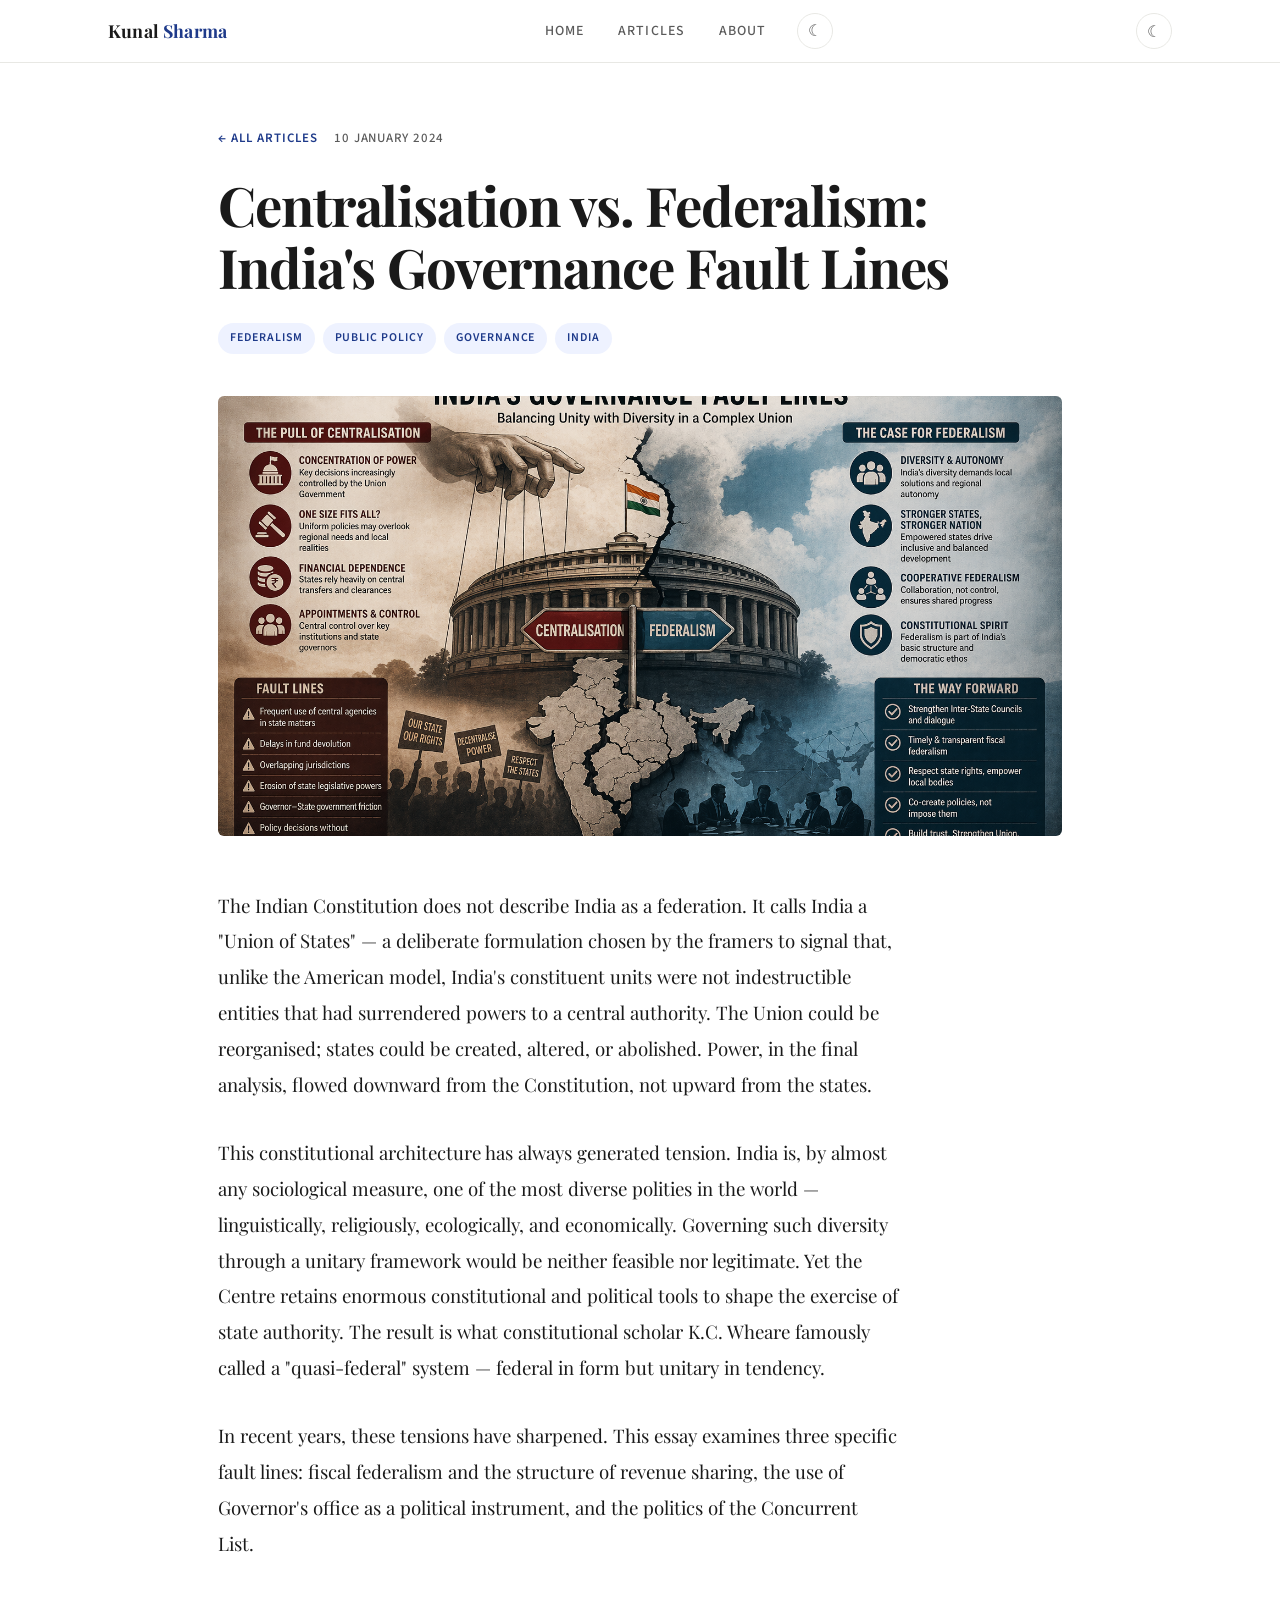
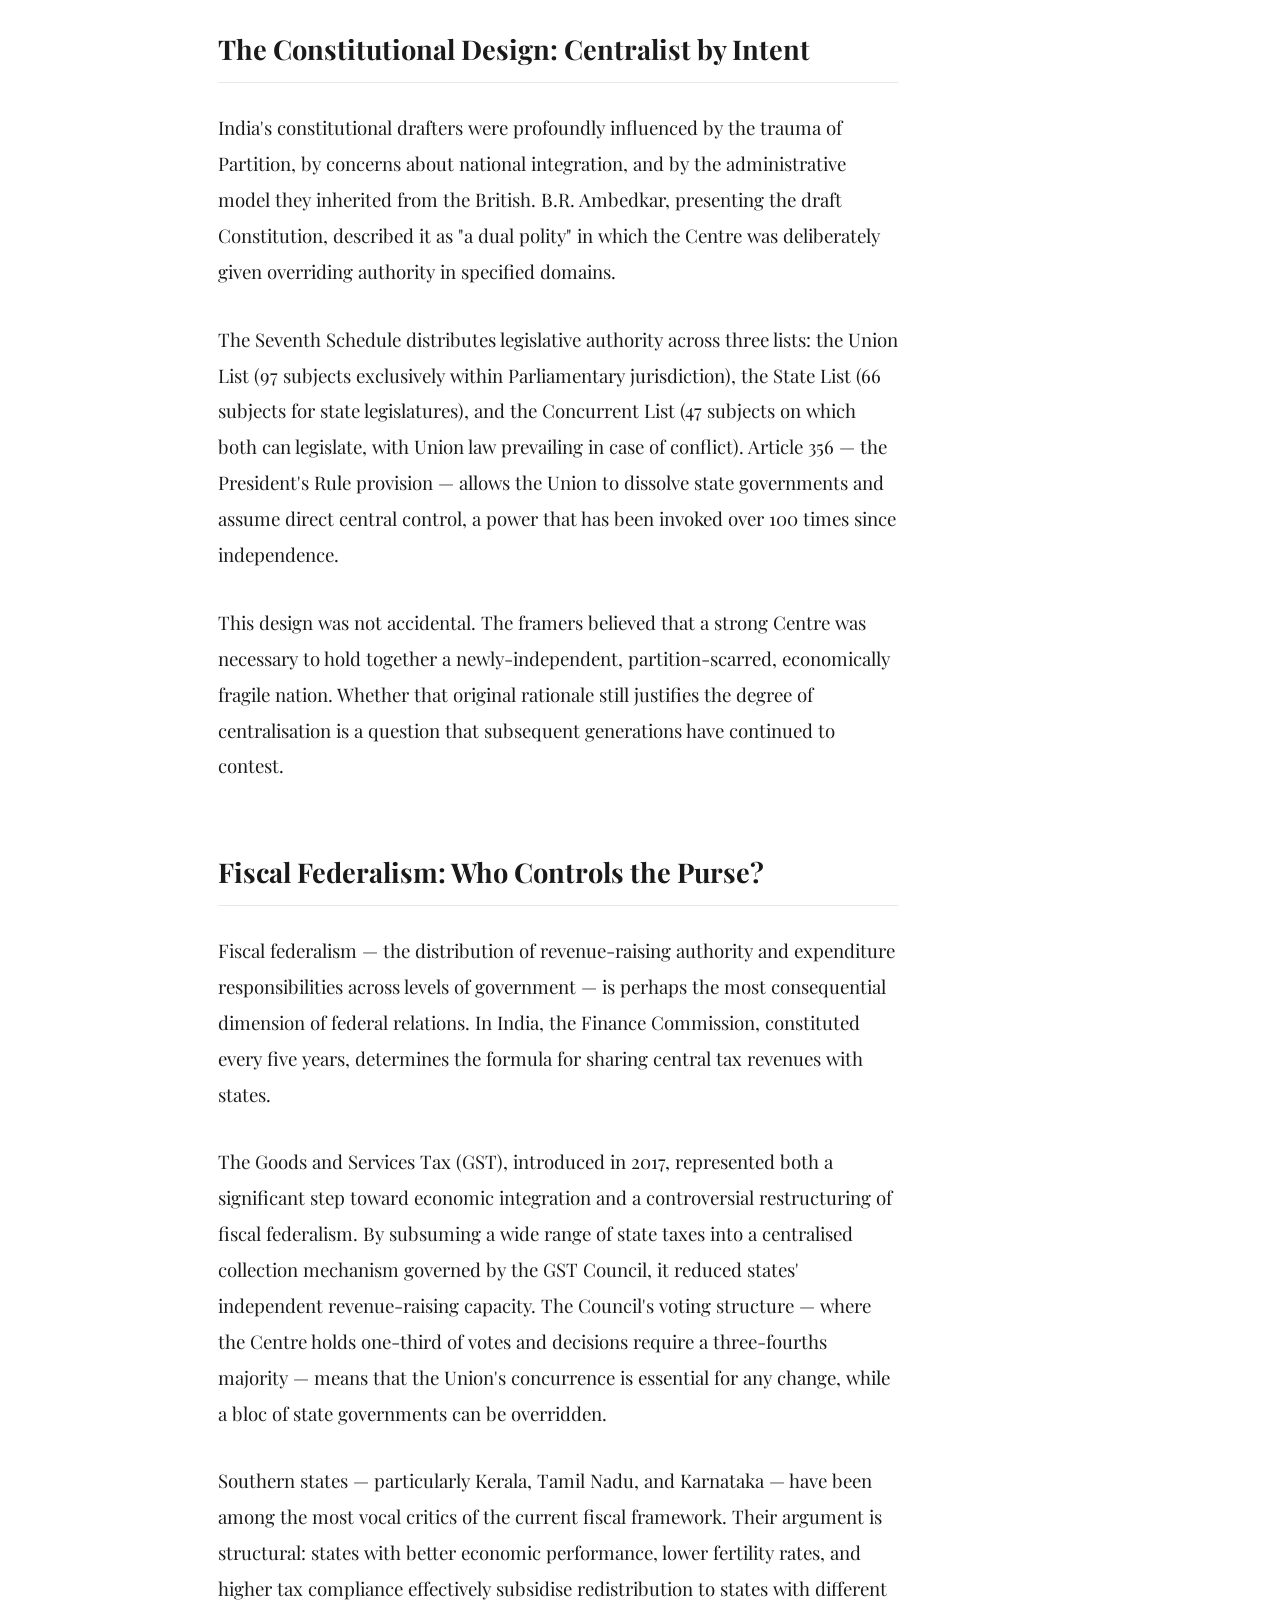
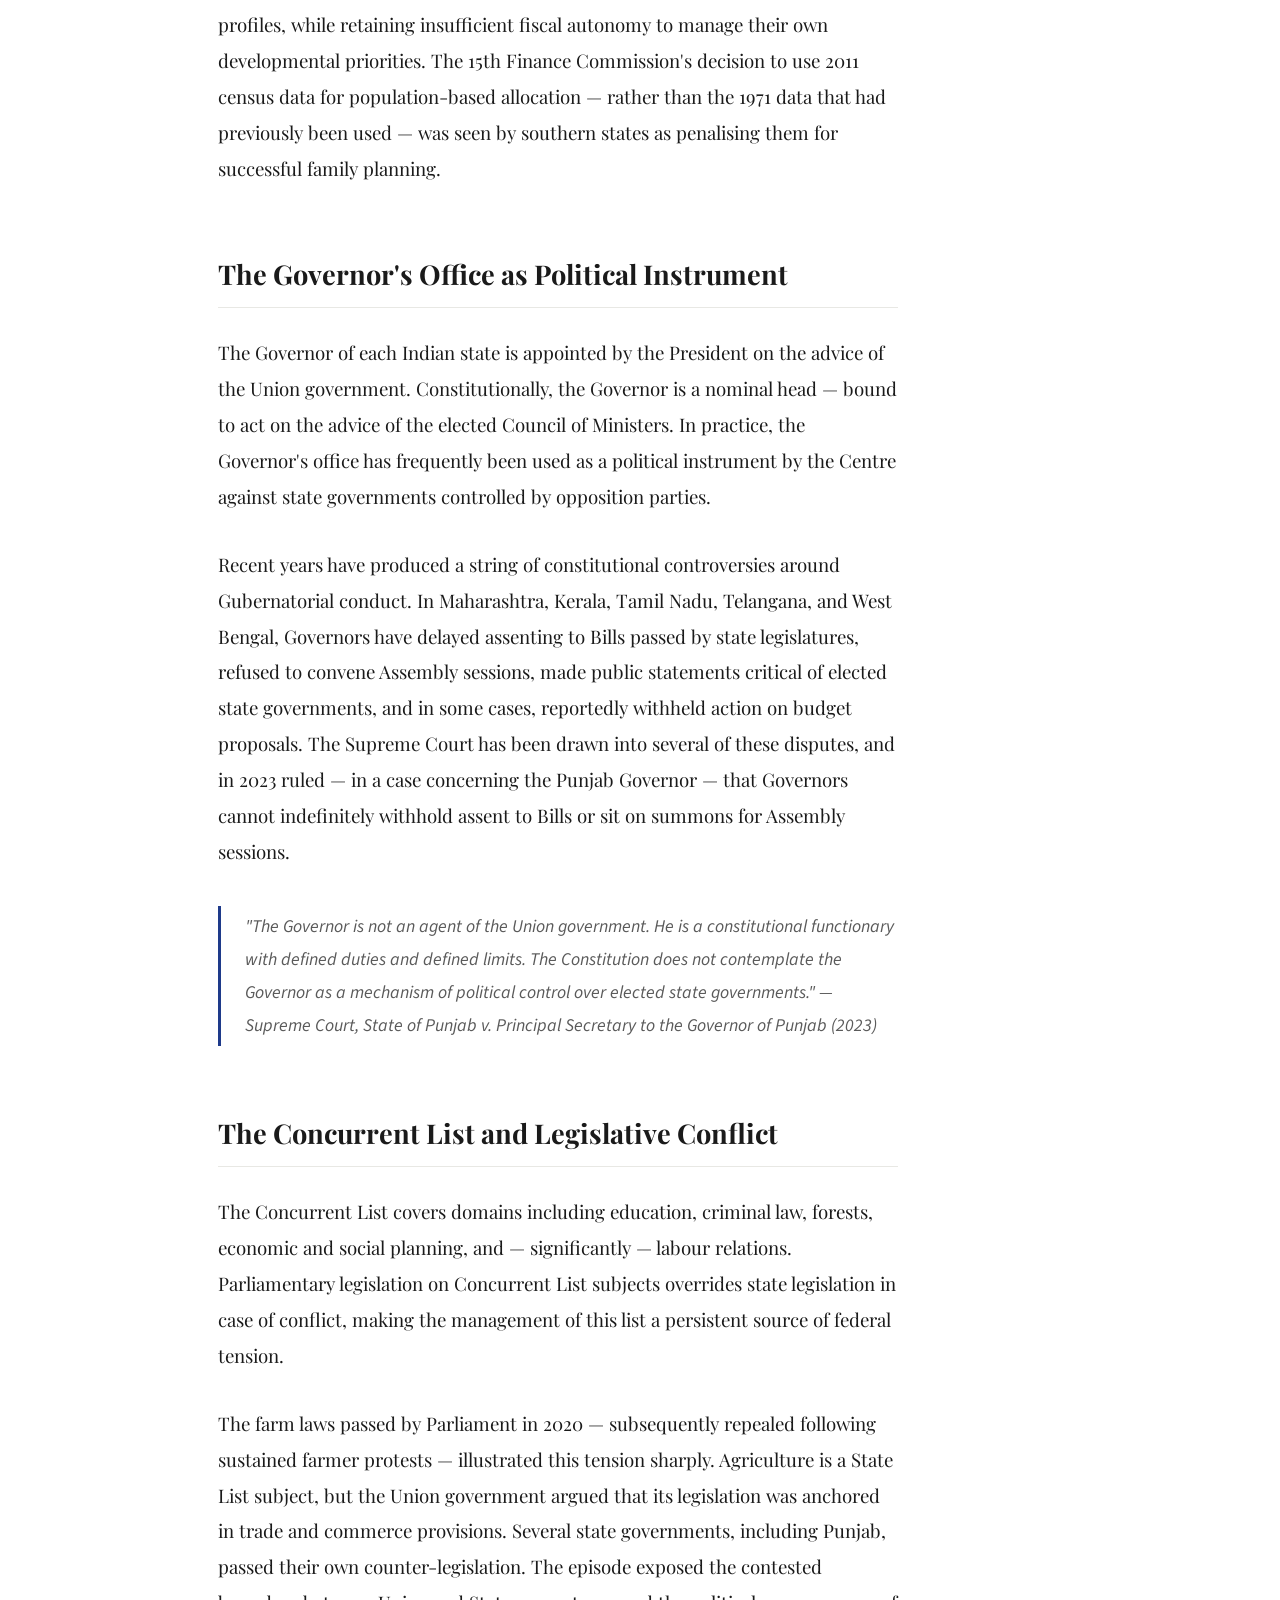
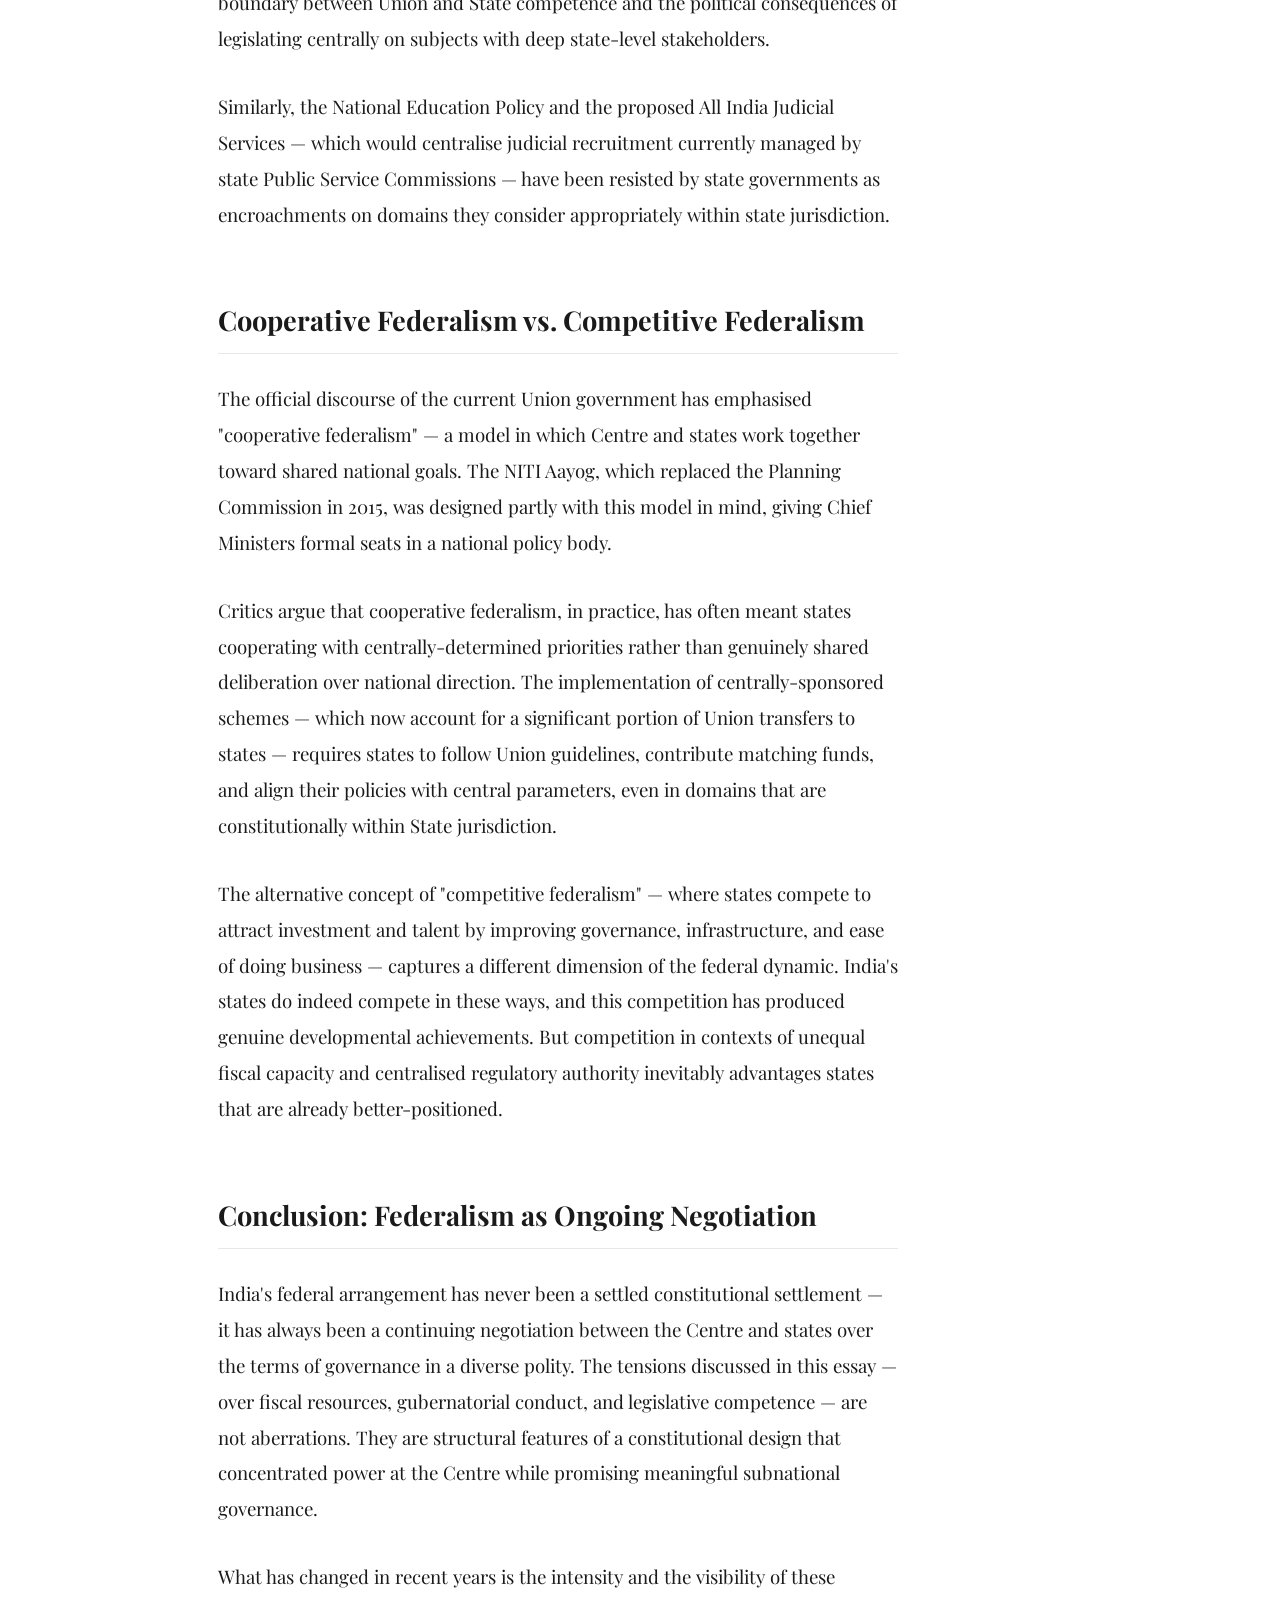
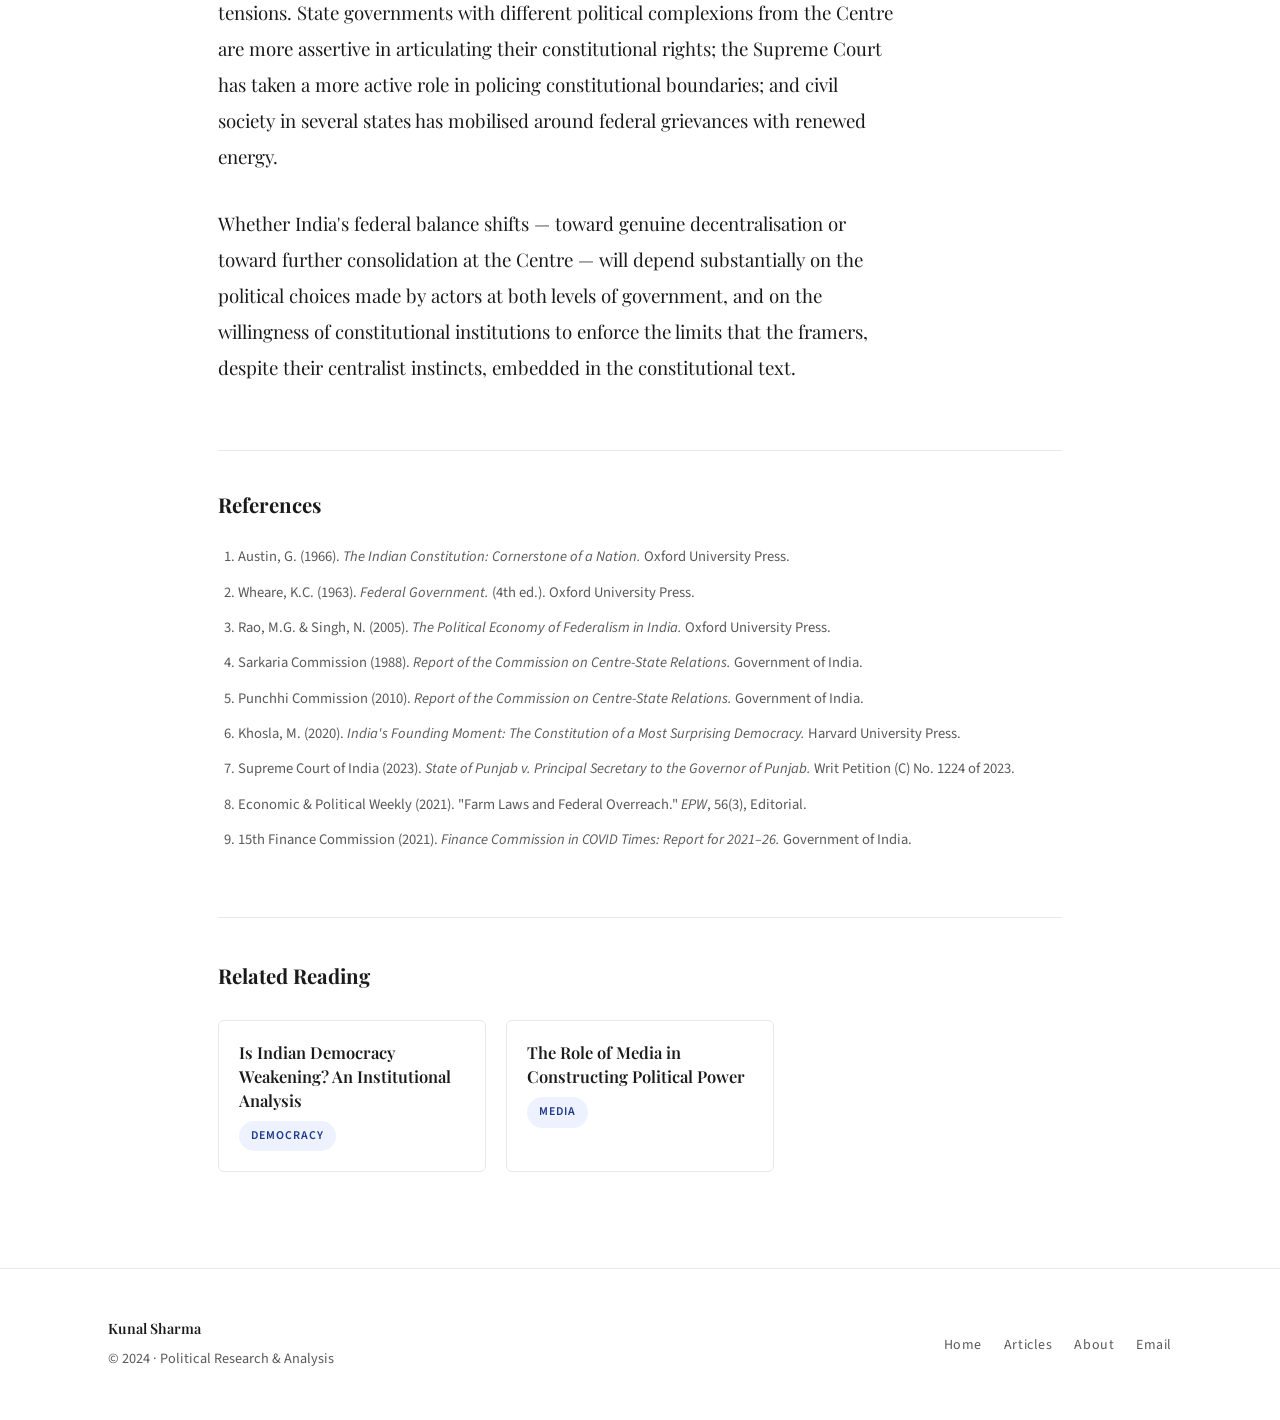
<file: articles/article3.html>
<!DOCTYPE html>
<html lang="en" data-theme="light">
<head>
  <meta charset="UTF-8" />
  <meta name="viewport" content="width=device-width, initial-scale=1.0" />
  <title>Centralisation vs. Federalism: India's Governance Fault Lines — Kunal Sharma</title>
  <meta name="description" content="An investigation into the structural tension between Union authority and State autonomy in India, exploring fiscal federalism and constitutional disputes." />
  <link rel="stylesheet" href="../css/style.css" />
  <script>
    (function(){var t=localStorage.getItem('ks-theme');if(t)document.documentElement.setAttribute('data-theme',t);})();
  </script>
</head>
<body>

<header>
  <div class="container--wide">
    <div class="nav-inner">
      <a href="../index.html" class="nav-logo">Kunal <span>Sharma</span></a>
      <nav class="desktop-nav" aria-label="Main navigation">
        <a href="../index.html">Home</a>
        <a href="../articles.html">Articles</a>
        <a href="../about.html">About</a>
        <button id="theme-toggle" aria-label="Toggle dark mode">☾</button>
      </nav>
      <div style="display:flex;align-items:center;gap:10px;">
        <button class="hamburger" aria-expanded="false" aria-label="Open menu">☰</button>
      </div>
    </div>
  </div>
  <div class="container--wide">
    <nav class="mobile-nav" aria-label="Mobile navigation">
      <a href="../index.html">Home</a>
      <a href="../articles.html">Articles</a>
      <a href="../about.html">About</a>
    </nav>
  </div>
</header>

<main>
  <div class="container">

    <div class="article-hero">
      <div class="article-hero-meta">
        <a href="../articles.html" class="article-hero-back">← All Articles</a>
        <span class="article-hero-date">10 January 2024</span>
      </div>

      <h1 class="article-hero-title">Centralisation vs. Federalism: India's Governance Fault Lines</h1>

      <div class="article-hero-tags">
        <div class="tags">
          <span class="tag">Federalism</span>
          <span class="tag">Public Policy</span>
          <span class="tag">Governance</span>
          <span class="tag">India</span>
        </div>
      </div>
    </div>

    <div class="article-featured-img">
      <img src="../images/article3.jpg" alt="Federalism in India"
           onerror="this.style.display='none';document.querySelector('.article-featured-img').innerHTML='<div class=\'article-featured-img-placeholder\'>🗺</div>'" />
    </div>

    <article class="article-body">

      <p>
        The Indian Constitution does not describe India as a federation. It calls India a "Union of
        States" — a deliberate formulation chosen by the framers to signal that, unlike the American
        model, India's constituent units were not indestructible entities that had surrendered powers
        to a central authority. The Union could be reorganised; states could be created, altered, or
        abolished. Power, in the final analysis, flowed downward from the Constitution, not upward
        from the states.
      </p>

      <p>
        This constitutional architecture has always generated tension. India is, by almost any
        sociological measure, one of the most diverse polities in the world — linguistically,
        religiously, ecologically, and economically. Governing such diversity through a unitary
        framework would be neither feasible nor legitimate. Yet the Centre retains enormous
        constitutional and political tools to shape the exercise of state authority. The result
        is what constitutional scholar K.C. Wheare famously called a "quasi-federal" system —
        federal in form but unitary in tendency.
      </p>

      <p>
        In recent years, these tensions have sharpened. This essay examines three specific fault
        lines: fiscal federalism and the structure of revenue sharing, the use of Governor's office
        as a political instrument, and the politics of the Concurrent List.
      </p>

      <h2>The Constitutional Design: Centralist by Intent</h2>

      <p>
        India's constitutional drafters were profoundly influenced by the trauma of Partition, by
        concerns about national integration, and by the administrative model they inherited from
        the British. B.R. Ambedkar, presenting the draft Constitution, described it as "a dual
        polity" in which the Centre was deliberately given overriding authority in specified domains.
      </p>

      <p>
        The Seventh Schedule distributes legislative authority across three lists: the Union List
        (97 subjects exclusively within Parliamentary jurisdiction), the State List (66 subjects
        for state legislatures), and the Concurrent List (47 subjects on which both can legislate,
        with Union law prevailing in case of conflict). Article 356 — the President's Rule provision —
        allows the Union to dissolve state governments and assume direct central control, a power
        that has been invoked over 100 times since independence.
      </p>

      <p>
        This design was not accidental. The framers believed that a strong Centre was necessary to
        hold together a newly-independent, partition-scarred, economically fragile nation. Whether
        that original rationale still justifies the degree of centralisation is a question that
        subsequent generations have continued to contest.
      </p>

      <h2>Fiscal Federalism: Who Controls the Purse?</h2>

      <p>
        Fiscal federalism — the distribution of revenue-raising authority and expenditure responsibilities
        across levels of government — is perhaps the most consequential dimension of federal relations.
        In India, the Finance Commission, constituted every five years, determines the formula for
        sharing central tax revenues with states.
      </p>

      <p>
        The Goods and Services Tax (GST), introduced in 2017, represented both a significant step
        toward economic integration and a controversial restructuring of fiscal federalism. By
        subsuming a wide range of state taxes into a centralised collection mechanism governed by
        the GST Council, it reduced states' independent revenue-raising capacity. The Council's
        voting structure — where the Centre holds one-third of votes and decisions require a
        three-fourths majority — means that the Union's concurrence is essential for any change,
        while a bloc of state governments can be overridden.
      </p>

      <p>
        Southern states — particularly Kerala, Tamil Nadu, and Karnataka — have been among the most
        vocal critics of the current fiscal framework. Their argument is structural: states with
        better economic performance, lower fertility rates, and higher tax compliance effectively
        subsidise redistribution to states with different profiles, while retaining insufficient
        fiscal autonomy to manage their own developmental priorities. The 15th Finance Commission's
        decision to use 2011 census data for population-based allocation — rather than the 1971
        data that had previously been used — was seen by southern states as penalising them for
        successful family planning.
      </p>

      <h2>The Governor's Office as Political Instrument</h2>

      <p>
        The Governor of each Indian state is appointed by the President on the advice of the Union
        government. Constitutionally, the Governor is a nominal head — bound to act on the advice
        of the elected Council of Ministers. In practice, the Governor's office has frequently been
        used as a political instrument by the Centre against state governments controlled by
        opposition parties.
      </p>

      <p>
        Recent years have produced a string of constitutional controversies around Gubernatorial
        conduct. In Maharashtra, Kerala, Tamil Nadu, Telangana, and West Bengal, Governors have
        delayed assenting to Bills passed by state legislatures, refused to convene Assembly sessions,
        made public statements critical of elected state governments, and in some cases, reportedly
        withheld action on budget proposals. The Supreme Court has been drawn into several of these
        disputes, and in 2023 ruled — in a case concerning the Punjab Governor — that Governors
        cannot indefinitely withhold assent to Bills or sit on summons for Assembly sessions.
      </p>

      <blockquote>
        "The Governor is not an agent of the Union government. He is a constitutional functionary
        with defined duties and defined limits. The Constitution does not contemplate the Governor
        as a mechanism of political control over elected state governments."
        — Supreme Court, <em>State of Punjab v. Principal Secretary to the Governor of Punjab</em> (2023)
      </blockquote>

      <h2>The Concurrent List and Legislative Conflict</h2>

      <p>
        The Concurrent List covers domains including education, criminal law, forests, economic and
        social planning, and — significantly — labour relations. Parliamentary legislation on
        Concurrent List subjects overrides state legislation in case of conflict, making the
        management of this list a persistent source of federal tension.
      </p>

      <p>
        The farm laws passed by Parliament in 2020 — subsequently repealed following sustained
        farmer protests — illustrated this tension sharply. Agriculture is a State List subject,
        but the Union government argued that its legislation was anchored in trade and commerce
        provisions. Several state governments, including Punjab, passed their own counter-legislation.
        The episode exposed the contested boundary between Union and State competence and the
        political consequences of legislating centrally on subjects with deep state-level
        stakeholders.
      </p>

      <p>
        Similarly, the National Education Policy and the proposed All India Judicial Services —
        which would centralise judicial recruitment currently managed by state Public Service
        Commissions — have been resisted by state governments as encroachments on domains they
        consider appropriately within state jurisdiction.
      </p>

      <h2>Cooperative Federalism vs. Competitive Federalism</h2>

      <p>
        The official discourse of the current Union government has emphasised "cooperative federalism"
        — a model in which Centre and states work together toward shared national goals. The NITI Aayog,
        which replaced the Planning Commission in 2015, was designed partly with this model in mind,
        giving Chief Ministers formal seats in a national policy body.
      </p>

      <p>
        Critics argue that cooperative federalism, in practice, has often meant states cooperating
        with centrally-determined priorities rather than genuinely shared deliberation over national
        direction. The implementation of centrally-sponsored schemes — which now account for a
        significant portion of Union transfers to states — requires states to follow Union guidelines,
        contribute matching funds, and align their policies with central parameters, even in domains
        that are constitutionally within State jurisdiction.
      </p>

      <p>
        The alternative concept of "competitive federalism" — where states compete to attract
        investment and talent by improving governance, infrastructure, and ease of doing business —
        captures a different dimension of the federal dynamic. India's states do indeed compete in
        these ways, and this competition has produced genuine developmental achievements. But
        competition in contexts of unequal fiscal capacity and centralised regulatory authority
        inevitably advantages states that are already better-positioned.
      </p>

      <h2>Conclusion: Federalism as Ongoing Negotiation</h2>

      <p>
        India's federal arrangement has never been a settled constitutional settlement — it has
        always been a continuing negotiation between the Centre and states over the terms of
        governance in a diverse polity. The tensions discussed in this essay — over fiscal
        resources, gubernatorial conduct, and legislative competence — are not aberrations. They
        are structural features of a constitutional design that concentrated power at the Centre
        while promising meaningful subnational governance.
      </p>

      <p>
        What has changed in recent years is the intensity and the visibility of these tensions.
        State governments with different political complexions from the Centre are more assertive
        in articulating their constitutional rights; the Supreme Court has taken a more active role
        in policing constitutional boundaries; and civil society in several states has mobilised
        around federal grievances with renewed energy.
      </p>

      <p>
        Whether India's federal balance shifts — toward genuine decentralisation or toward further
        consolidation at the Centre — will depend substantially on the political choices made by
        actors at both levels of government, and on the willingness of constitutional institutions
        to enforce the limits that the framers, despite their centralist instincts, embedded in
        the constitutional text.
      </p>

    </article>

    <div class="references">
      <h2 class="references-title">References</h2>
      <ol>
        <li>Austin, G. (1966). <em>The Indian Constitution: Cornerstone of a Nation.</em> Oxford University Press.</li>
        <li>Wheare, K.C. (1963). <em>Federal Government.</em> (4th ed.). Oxford University Press.</li>
        <li>Rao, M.G. &amp; Singh, N. (2005). <em>The Political Economy of Federalism in India.</em> Oxford University Press.</li>
        <li>Sarkaria Commission (1988). <em>Report of the Commission on Centre-State Relations.</em> Government of India.</li>
        <li>Punchhi Commission (2010). <em>Report of the Commission on Centre-State Relations.</em> Government of India.</li>
        <li>Khosla, M. (2020). <em>India's Founding Moment: The Constitution of a Most Surprising Democracy.</em> Harvard University Press.</li>
        <li>Supreme Court of India (2023). <em>State of Punjab v. Principal Secretary to the Governor of Punjab.</em> Writ Petition (C) No. 1224 of 2023.</li>
        <li>Economic &amp; Political Weekly (2021). "Farm Laws and Federal Overreach." <em>EPW</em>, 56(3), Editorial.</li>
        <li>15th Finance Commission (2021). <em>Finance Commission in COVID Times: Report for 2021–26.</em> Government of India.</li>
      </ol>
    </div>

    <div class="related-articles">
      <h2 class="related-title">Related Reading</h2>
      <div class="related-grid">
        <a href="article1.html" class="related-card">
          <div class="related-card-title">Is Indian Democracy Weakening? An Institutional Analysis</div>
          <div style="margin-top:8px;" class="tags"><span class="tag">Democracy</span></div>
        </a>
        <a href="article2.html" class="related-card">
          <div class="related-card-title">The Role of Media in Constructing Political Power</div>
          <div style="margin-top:8px;" class="tags"><span class="tag">Media</span></div>
        </a>
      </div>
    </div>

  </div>
</main>

<footer>
  <div class="container--wide">
    <div class="footer-inner">
      <div>
        <div class="footer-name">Kunal Sharma</div>
        <div style="margin-top:5px;">© 2024 · Political Research &amp; Analysis</div>
      </div>
      <div class="footer-links">
        <a href="../index.html">Home</a>
        <a href="../articles.html">Articles</a>
        <a href="../about.html">About</a>
        <a href="mailto:kunal2sharma1@gmail.com">Email</a>
      </div>
    </div>
  </div>
</footer>

<script src="../js/script.js"></script>
</body>
</html>
</file>
<file: css/style.css>
/* ============================================
   KUNAL SHARMA — POLITICAL RESEARCH
   style.css
   ============================================ */

/* ---------- Google Fonts ---------- */
@import url('https://fonts.googleapis.com/css2?family=Playfair+Display:ital,wght@0,400;0,600;0,700;1,400&family=Source+Sans+3:wght@300;400;500;600&display=swap');

/* ---------- CSS Variables ---------- */
:root {
  --bg:          #FFFFFF;
  --bg-subtle:   #F8F8F6;
  --border:      #E8E8E4;
  --text:        #1A1A1A;
  --text-muted:  #5A5A5A;
  --accent:      #1E3A8A;
  --accent-soft: rgba(30, 58, 138, 0.06);
  --accent-mid:  rgba(30, 58, 138, 0.14);
  --rule:        #E0E0DC;
  --tag-bg:      #EEF2FF;
  --tag-text:    #1E3A8A;
  --shadow:      0 2px 16px rgba(0,0,0,0.06);
  --shadow-lg:   0 8px 32px rgba(0,0,0,0.08);
  --serif:       'Playfair Display', Georgia, serif;
  --sans:        'Source Sans 3', system-ui, sans-serif;
  --radius:      6px;
  --transition:  0.25s ease;
}

[data-theme="dark"] {
  --bg:          #0D0D0D;
  --bg-subtle:   #161616;
  --border:      #2A2A2A;
  --text:        #F0F0F0;
  --text-muted:  #A0A0A0;
  --accent:      #7BA3E5;
  --accent-soft: rgba(123, 163, 229, 0.08);
  --accent-mid:  rgba(123, 163, 229, 0.16);
  --rule:        #252525;
  --tag-bg:      #1A2340;
  --tag-text:    #93B0E8;
  --shadow:      0 2px 16px rgba(0,0,0,0.30);
  --shadow-lg:   0 8px 32px rgba(0,0,0,0.40);
}

/* ---------- Reset & Base ---------- */
*, *::before, *::after { box-sizing: border-box; margin: 0; padding: 0; }

html { scroll-behavior: smooth; font-size: 17px; }

body {
  font-family: var(--sans);
  background: var(--bg);
  color: var(--text);
  line-height: 1.75;
  min-height: 100vh;
  transition: background var(--transition), color var(--transition);
  -webkit-font-smoothing: antialiased;
}

img { max-width: 100%; display: block; }
a   { color: inherit; text-decoration: none; }

/* ---------- Layout Containers ---------- */
.container {
  width: 100%;
  max-width: 900px;
  margin: 0 auto;
  padding: 0 28px;
}

.container--wide {
  max-width: 1120px;
  margin: 0 auto;
  padding: 0 28px;
}

/* ---------- Header / Nav ---------- */
header {
  position: sticky;
  top: 0;
  z-index: 100;
  background: var(--bg);
  border-bottom: 1px solid var(--border);
  transition: background var(--transition), border-color var(--transition);
  backdrop-filter: blur(12px);
  background: rgba(255, 255, 255, 0.92);
}

[data-theme="dark"] header {
  background: rgba(13, 13, 13, 0.92);
}

.nav-inner {
  display: flex;
  align-items: center;
  justify-content: space-between;
  height: 62px;
}

.nav-logo {
  font-family: var(--serif);
  font-size: 1.05rem;
  font-weight: 700;
  letter-spacing: 0.01em;
  color: var(--text);
  transition: color var(--transition);
}

.nav-logo span {
  color: var(--accent);
}

nav {
  display: flex;
  align-items: center;
  gap: 6px;
}

nav a {
  font-family: var(--sans);
  font-size: 0.82rem;
  font-weight: 500;
  letter-spacing: 0.08em;
  text-transform: uppercase;
  color: var(--text-muted);
  padding: 8px 14px;
  border-radius: var(--radius);
  position: relative;
  transition: color var(--transition), background var(--transition);
}

nav a::after {
  content: '';
  position: absolute;
  bottom: 4px;
  left: 14px;
  right: 14px;
  height: 2px;
  background: var(--accent);
  transform: scaleX(0);
  transition: transform var(--transition);
}

nav a:hover,
nav a.active {
  color: var(--accent);
  background: var(--accent-soft);
}

nav a.active::after {
  transform: scaleX(1);
}

/* Dark Mode Toggle */
#theme-toggle {
  background: none;
  border: 1px solid var(--border);
  color: var(--text-muted);
  cursor: pointer;
  width: 36px;
  height: 36px;
  border-radius: 50%;
  display: flex;
  align-items: center;
  justify-content: center;
  font-size: 0.95rem;
  margin-left: 10px;
  transition: all var(--transition);
  flex-shrink: 0;
}

#theme-toggle:hover {
  border-color: var(--accent);
  color: var(--accent);
  background: var(--accent-soft);
}

/* Hamburger */
.hamburger {
  display: none;
  background: none;
  border: none;
  cursor: pointer;
  color: var(--text);
  font-size: 1.3rem;
  padding: 6px;
  line-height: 1;
}

/* Mobile Nav */
.mobile-nav {
  display: none;
  border-top: 1px solid var(--border);
  padding: 14px 0;
  background: var(--bg);
}

.mobile-nav.open { display: block; }

.mobile-nav a {
  display: block;
  font-size: 0.9rem;
  font-weight: 500;
  letter-spacing: 0.05em;
  text-transform: uppercase;
  color: var(--text-muted);
  padding: 10px 28px;
  transition: color var(--transition), background var(--transition);
}

.mobile-nav a:hover,
.mobile-nav a.active {
  color: var(--accent);
  background: var(--accent-soft);
}

/* ---------- Footer ---------- */
footer {
  border-top: 1px solid var(--border);
  padding: 48px 0;
  margin-top: 96px;
  font-size: 0.84rem;
  color: var(--text-muted);
  transition: border-color var(--transition);
}

.footer-inner {
  display: flex;
  justify-content: space-between;
  align-items: center;
  flex-wrap: wrap;
  gap: 14px;
}

.footer-name {
  font-family: var(--serif);
  font-weight: 600;
  color: var(--text);
}

.footer-links {
  display: flex;
  gap: 22px;
}

.footer-links a {
  color: var(--text-muted);
  transition: color var(--transition);
  font-size: 0.82rem;
  letter-spacing: 0.04em;
}

.footer-links a:hover { color: var(--accent); }

/* ---------- Tags ---------- */
.tags {
  display: flex;
  flex-wrap: wrap;
  gap: 8px;
}

.tag {
  font-family: var(--sans);
  font-size: 0.7rem;
  font-weight: 600;
  letter-spacing: 0.08em;
  text-transform: uppercase;
  color: var(--tag-text);
  background: var(--tag-bg);
  padding: 5px 12px;
  border-radius: 20px;
  transition: background var(--transition), color var(--transition), transform var(--transition);
}

.tag:hover {
  transform: translateY(-1px);
}

/* ---------- Horizontal Rule / Divider ---------- */
.rule {
  border: none;
  border-top: 1px solid var(--rule);
  margin: 56px 0;
  opacity: 0.6;
  transition: border-color var(--transition), opacity var(--transition);
}

/* ============================================
   HOME PAGE
   ============================================ */

/* Hero */
.hero {
  padding: 100px 0 80px;
  border-bottom: 1px solid var(--border);
}

.hero-grid {
  display: grid;
  grid-template-columns: 1fr auto;
  gap: 80px;
  align-items: center;
}

.hero-eyebrow {
  font-family: var(--sans);
  font-size: 0.75rem;
  font-weight: 600;
  letter-spacing: 0.14em;
  text-transform: uppercase;
  color: var(--accent);
  margin-bottom: 20px;
  display: flex;
  align-items: center;
  gap: 12px;
}

.hero-eyebrow::before {
  content: '';
  display: inline-block;
  width: 28px;
  height: 2px;
  background: var(--accent);
}

.hero-name {
  font-family: var(--serif);
  font-size: clamp(2.8rem, 5.5vw, 4rem);
  font-weight: 700;
  line-height: 1.08;
  color: var(--text);
  margin-bottom: 22px;
  letter-spacing: -0.02em;
}

.hero-tagline {
  font-family: var(--serif);
  font-size: 1.22rem;
  font-style: italic;
  color: var(--text-muted);
  line-height: 1.65;
  max-width: 540px;
  margin-bottom: 32px;
}

.hero-bio {
  font-size: 0.97rem;
  color: var(--text-muted);
  max-width: 540px;
  line-height: 1.85;
}

.hero-image-wrap {
  width: 220px;
  height: 220px;
  flex-shrink: 0;
  border-radius: 50%;
  overflow: hidden;
  border: 4px solid var(--border);
  box-shadow: var(--shadow-lg);
  transition: border-color var(--transition), box-shadow var(--transition);
  position: relative;
}

.hero-image-wrap::before {
  content: '';
  position: absolute;
  inset: -8px;
  border-radius: 50%;
  background: radial-gradient(circle at center, var(--accent-soft) 0%, transparent 70%);
  z-index: -1;
  opacity: 0.6;
}

.hero-image-wrap img {
  width: 100%;
  height: 100%;
  object-fit: cover;
}

.hero-image-placeholder {
  width: 100%;
  height: 100%;
  background: var(--accent-soft);
  display: flex;
  align-items: center;
  justify-content: center;
  font-family: var(--serif);
  font-size: 3.2rem;
  font-weight: 700;
  color: var(--accent);
}

/* Section Headers */
.section-header {
  display: flex;
  align-items: baseline;
  justify-content: space-between;
  margin-bottom: 42px;
  padding-bottom: 18px;
  border-bottom: 1px solid var(--border);
}

.section-title {
  font-family: var(--serif);
  font-size: 1.55rem;
  font-weight: 600;
  color: var(--text);
}

.section-link {
  font-size: 0.8rem;
  font-weight: 600;
  letter-spacing: 0.07em;
  text-transform: uppercase;
  color: var(--accent);
  display: flex;
  align-items: center;
  gap: 6px;
  transition: gap var(--transition), color var(--transition);
}

.section-link:hover { 
  gap: 10px; 
  color: var(--text);
}

/* Latest Articles on Home */
.latest-articles {
  padding: 72px 0;
}

.article-card-list {
  display: flex;
  flex-direction: column;
  gap: 0;
}

.article-card {
  display: grid;
  grid-template-columns: 1fr auto;
  gap: 28px;
  align-items: start;
  padding: 36px 0;
  border-bottom: 1px solid var(--border);
  text-decoration: none;
  color: inherit;
  transition: background var(--transition), transform var(--transition), box-shadow var(--transition);
  border-radius: var(--radius);
  margin: 0 -12px;
  padding-left: 12px;
  padding-right: 12px;
}

.article-card:first-child { padding-top: 0; }
.article-card:last-child  { border-bottom: none; }

.article-card:hover {
  background: var(--accent-soft);
  transform: scale(1.02);
  box-shadow: var(--shadow-lg);
}

.article-card:hover .article-card-title { color: var(--accent); }

.article-card-meta {
  display: flex;
  align-items: center;
  gap: 16px;
  margin-bottom: 14px;
  flex-wrap: wrap;
}

.article-card-date {
  font-size: 0.76rem;
  font-weight: 500;
  letter-spacing: 0.06em;
  text-transform: uppercase;
  color: var(--text-muted);
}

.article-card-title {
  font-family: var(--serif);
  font-size: 1.28rem;
  font-weight: 600;
  line-height: 1.38;
  color: var(--text);
  margin-bottom: 14px;
  transition: color var(--transition);
}

.article-card-summary {
  font-size: 0.92rem;
  color: var(--text-muted);
  line-height: 1.78;
}

.article-card-thumb {
  width: 110px;
  height: 78px;
  border-radius: var(--radius);
  overflow: hidden;
  flex-shrink: 0;
  background: var(--bg-subtle);
  box-shadow: var(--shadow);
}

.article-card-thumb img {
  width: 100%;
  height: 100%;
  object-fit: cover;
  transition: transform 0.4s ease;
}

.article-card:hover .article-card-thumb img { transform: scale(1.08); }

.article-card-thumb-placeholder {
  width: 100%;
  height: 100%;
  background: var(--accent-soft);
  display: flex;
  align-items: center;
  justify-content: center;
  font-size: 1.4rem;
}

/* ============================================
   ARTICLES PAGE
   ============================================ */

.page-header {
  padding: 72px 0 52px;
  border-bottom: 1px solid var(--border);
  margin-bottom: 56px;
}

.page-header-eyebrow {
  font-size: 0.76rem;
  font-weight: 600;
  letter-spacing: 0.14em;
  text-transform: uppercase;
  color: var(--accent);
  margin-bottom: 14px;
}

.page-header-title {
  font-family: var(--serif);
  font-size: clamp(2rem, 4.5vw, 3rem);
  font-weight: 700;
  color: var(--text);
  line-height: 1.18;
}

.page-header-desc {
  font-size: 1rem;
  color: var(--text-muted);
  margin-top: 16px;
  max-width: 580px;
  line-height: 1.82;
}

/* Articles Grid */
.articles-grid {
  display: grid;
  grid-template-columns: repeat(auto-fill, minmax(300px, 1fr));
  gap: 28px;
  margin-bottom: 72px;
}

.article-tile {
  display: flex;
  flex-direction: column;
  background: var(--bg);
  border: 1px solid var(--border);
  border-radius: var(--radius);
  overflow: hidden;
  text-decoration: none;
  color: inherit;
  transition: border-color var(--transition), box-shadow var(--transition), transform var(--transition);
}

.article-tile:hover {
  border-color: var(--accent-mid);
  box-shadow: var(--shadow-lg);
  transform: translateY(-3px);
}

.article-tile-img {
  width: 100%;
  aspect-ratio: 16/9;
  overflow: hidden;
  background: var(--bg-subtle);
}

.article-tile-img img {
  width: 100%;
  height: 100%;
  object-fit: cover;
  transition: transform 0.4s ease;
}

.article-tile:hover .article-tile-img img { transform: scale(1.05); }

.article-tile-img-placeholder {
  width: 100%;
  height: 100%;
  background: var(--accent-soft);
  display: flex;
  align-items: center;
  justify-content: center;
  font-size: 2.4rem;
}

.article-tile-body {
  padding: 22px 22px 24px;
  flex: 1;
  display: flex;
  flex-direction: column;
}

.article-tile-date {
  font-size: 0.75rem;
  font-weight: 500;
  letter-spacing: 0.06em;
  text-transform: uppercase;
  color: var(--text-muted);
  margin-bottom: 8px;
}

.article-tile-title {
  font-family: var(--serif);
  font-size: 1.08rem;
  font-weight: 600;
  line-height: 1.4;
  color: var(--text);
  margin-bottom: 10px;
  transition: color var(--transition);
}

.article-tile:hover .article-tile-title { color: var(--accent); }

.article-tile-summary {
  font-size: 0.86rem;
  color: var(--text-muted);
  line-height: 1.7;
  flex: 1;
  margin-bottom: 16px;
}

/* ============================================
   SINGLE ARTICLE PAGE
   ============================================ */

.article-hero {
  padding: 64px 0 0;
}

.article-hero-meta {
  display: flex;
  align-items: center;
  gap: 16px;
  margin-bottom: 24px;
  flex-wrap: wrap;
}

.article-hero-back {
  font-size: 0.76rem;
  font-weight: 600;
  letter-spacing: 0.08em;
  text-transform: uppercase;
  color: var(--accent);
  display: flex;
  align-items: center;
  gap: 6px;
  transition: gap var(--transition), color var(--transition);
}

.article-hero-back:hover { 
  gap: 3px; 
  color: var(--text);
}

.article-hero-date {
  font-size: 0.76rem;
  font-weight: 500;
  letter-spacing: 0.06em;
  text-transform: uppercase;
  color: var(--text-muted);
}

.article-hero-title {
  font-family: var(--serif);
  font-size: clamp(2rem, 5vw, 3.2rem);
  font-weight: 700;
  line-height: 1.15;
  color: var(--text);
  margin-bottom: 24px;
  max-width: 780px;
  letter-spacing: -0.02em;
  transition: color var(--transition);
}

.article-hero-title:hover {
  color: var(--accent);
}

.article-hero-tags {
  margin-bottom: 42px;
}

.article-featured-img {
  width: 100%;
  max-height: 440px;
  overflow: hidden;
  border-radius: var(--radius);
  margin-bottom: 52px;
  background: var(--bg-subtle);
}

.article-featured-img img {
  width: 100%;
  height: 440px;
  object-fit: cover;
}

.article-featured-img-placeholder {
  width: 100%;
  height: 320px;
  display: flex;
  align-items: center;
  justify-content: center;
  font-size: 4rem;
  background: var(--accent-soft);
  border-radius: var(--radius);
  margin-bottom: 52px;
}

/* Article Body */
.article-body {
  max-width: 680px;
}

.article-body p {
  font-family: var(--serif);
  font-size: 1.1rem;
  line-height: 1.92;
  color: var(--text);
  margin-bottom: 1.7em;
}

.article-body h2 {
  font-family: var(--serif);
  font-size: 1.6rem;
  font-weight: 700;
  color: var(--text);
  margin: 2.6em 0 1em;
  line-height: 1.32;
  border-bottom: 1px solid var(--border);
  padding-bottom: 14px;
}

.article-body h3 {
  font-family: var(--serif);
  font-size: 1.24rem;
  font-weight: 600;
  color: var(--text);
  margin: 2.2em 0 0.7em;
  line-height: 1.42;
}

.article-body blockquote {
  border-left: 3px solid var(--accent);
  padding: 4px 0 4px 24px;
  margin: 2em 0;
  font-style: italic;
  color: var(--text-muted);
  font-size: 1.05rem;
  line-height: 1.85;
}

.article-body ul, .article-body ol {
  margin: 1.2em 0 1.6em 1.5em;
  font-family: var(--serif);
  font-size: 1.03rem;
  color: var(--text);
  line-height: 1.85;
}

.article-body li { margin-bottom: 0.4em; }

.article-body strong { font-weight: 700; }
.article-body em { font-style: italic; }

/* References */
.references {
  margin-top: 64px;
  padding-top: 36px;
  border-top: 1px solid var(--border);
}

.references-title {
  font-family: var(--serif);
  font-size: 1.2rem;
  font-weight: 700;
  color: var(--text);
  margin-bottom: 22px;
}

.references ol {
  font-size: 0.86rem;
  color: var(--text-muted);
  padding-left: 1.4em;
  line-height: 1.8;
}

.references ol li { margin-bottom: 9px; }
.references ol li a { color: var(--accent); text-decoration: underline; text-underline-offset: 3px; }
.references ol li a:hover { text-decoration: none; }

/* Related Articles */
.related-articles {
  margin-top: 64px;
  padding-top: 40px;
  border-top: 1px solid var(--border);
}

.related-title {
  font-family: var(--serif);
  font-size: 1.2rem;
  font-weight: 700;
  color: var(--text);
  margin-bottom: 26px;
}

.related-grid {
  display: grid;
  grid-template-columns: repeat(auto-fill, minmax(220px, 1fr));
  gap: 20px;
}

.related-card {
  display: block;
  padding: 20px;
  border: 1px solid var(--border);
  border-radius: var(--radius);
  text-decoration: none;
  color: inherit;
  transition: border-color var(--transition), background var(--transition);
}

.related-card:hover {
  border-color: var(--accent-mid);
  background: var(--accent-soft);
}

.related-card-title {
  font-family: var(--serif);
  font-size: 0.97rem;
  font-weight: 600;
  line-height: 1.45;
  color: var(--text);
  margin-bottom: 8px;
  transition: color var(--transition);
}

.related-card:hover .related-card-title { color: var(--accent); }

.related-card-date {
  font-size: 0.76rem;
  letter-spacing: 0.04em;
  text-transform: uppercase;
  color: var(--text-muted);
}

/* ============================================
   ABOUT PAGE
   ============================================ */

.about-grid {
  display: grid;
  grid-template-columns: 1fr 260px;
  gap: 70px;
  align-items: start;
  padding-top: 60px;
  padding-bottom: 80px;
}

.about-body h2 {
  font-family: var(--serif);
  font-size: 1.45rem;
  font-weight: 700;
  color: var(--text);
  margin: 2.2em 0 0.7em;
  padding-bottom: 10px;
  border-bottom: 1px solid var(--border);
}

.about-body p {
  font-size: 1.01rem;
  color: var(--text-muted);
  line-height: 1.85;
  margin-bottom: 1.3em;
}

.about-body ul {
  padding-left: 1.3em;
  margin-bottom: 1.4em;
  color: var(--text-muted);
  font-size: 1rem;
  line-height: 1.85;
}

.about-body ul li { margin-bottom: 0.45em; }

.about-sidebar {
  position: sticky;
  top: 86px;
}

.about-photo {
  width: 100%;
  aspect-ratio: 1;
  border-radius: 50%;
  overflow: hidden;
  border: 3px solid var(--border);
  box-shadow: var(--shadow-lg);
  margin-bottom: 26px;
  transition: border-color var(--transition);
  background: var(--bg-subtle);
}

.about-photo img {
  width: 100%;
  height: 100%;
  object-fit: cover;
}

.about-photo-placeholder {
  width: 100%;
  height: 100%;
  display: flex;
  align-items: center;
  justify-content: center;
  font-family: var(--serif);
  font-size: 4rem;
  font-weight: 700;
  color: var(--accent);
  background: var(--accent-soft);
}

.about-contact-card {
  border: 1px solid var(--border);
  border-radius: var(--radius);
  padding: 22px;
  transition: border-color var(--transition);
}

.about-contact-card h3 {
  font-family: var(--serif);
  font-size: 1rem;
  font-weight: 600;
  color: var(--text);
  margin-bottom: 14px;
}

.about-contact-item {
  display: flex;
  align-items: flex-start;
  gap: 10px;
  margin-bottom: 12px;
  font-size: 0.87rem;
  color: var(--text-muted);
  line-height: 1.5;
}

.about-contact-item .icon {
  width: 18px;
  flex-shrink: 0;
  margin-top: 1px;
  color: var(--accent);
}

.about-contact-item a {
  color: var(--accent);
  transition: opacity var(--transition);
  word-break: break-all;
}

.about-contact-item a:hover { opacity: 0.75; }

.focus-areas {
  display: flex;
  flex-wrap: wrap;
  gap: 7px;
  margin-top: 4px;
}

/* ============================================
   RESPONSIVE
   ============================================ */

@media (max-width: 768px) {
  html { font-size: 16px; }

  .container, .container--wide { padding: 0 20px; }

  /* Nav */
  nav.desktop-nav { display: none; }
  .hamburger { display: flex !important; align-items: center; justify-content: center; }
  #theme-toggle { margin-left: 0; }

  /* Hero */
  .hero { padding: 52px 0 44px; }
  .hero-grid {
    grid-template-columns: 1fr;
    gap: 36px;
  }
  .hero-image-wrap {
    width: 130px;
    height: 130px;
    order: -1;
  }

  /* Articles page */
  .articles-grid { grid-template-columns: 1fr; }

  /* Article card list */
  .article-card { grid-template-columns: 1fr; gap: 14px; }
  .article-card-thumb { width: 100%; height: 180px; }

  /* About */
  .about-grid {
    grid-template-columns: 1fr;
    gap: 40px;
    padding-top: 40px;
  }
  .about-sidebar { position: static; }
  .about-photo { width: 140px; border-radius: 50%; }

  /* Related */
  .related-grid { grid-template-columns: 1fr; }
}

@media (max-width: 480px) {
  .hero-name { font-size: 2rem; }
  .article-hero-title { font-size: 1.65rem; }
}

/* ============================================
   UTILITIES
   ============================================ */

.sr-only {
  position: absolute;
  width: 1px; height: 1px;
  overflow: hidden;
  clip: rect(0,0,0,0);
  white-space: nowrap;
}

.text-accent { color: var(--accent); }
.mt-0 { margin-top: 0 !important; }
</file>
